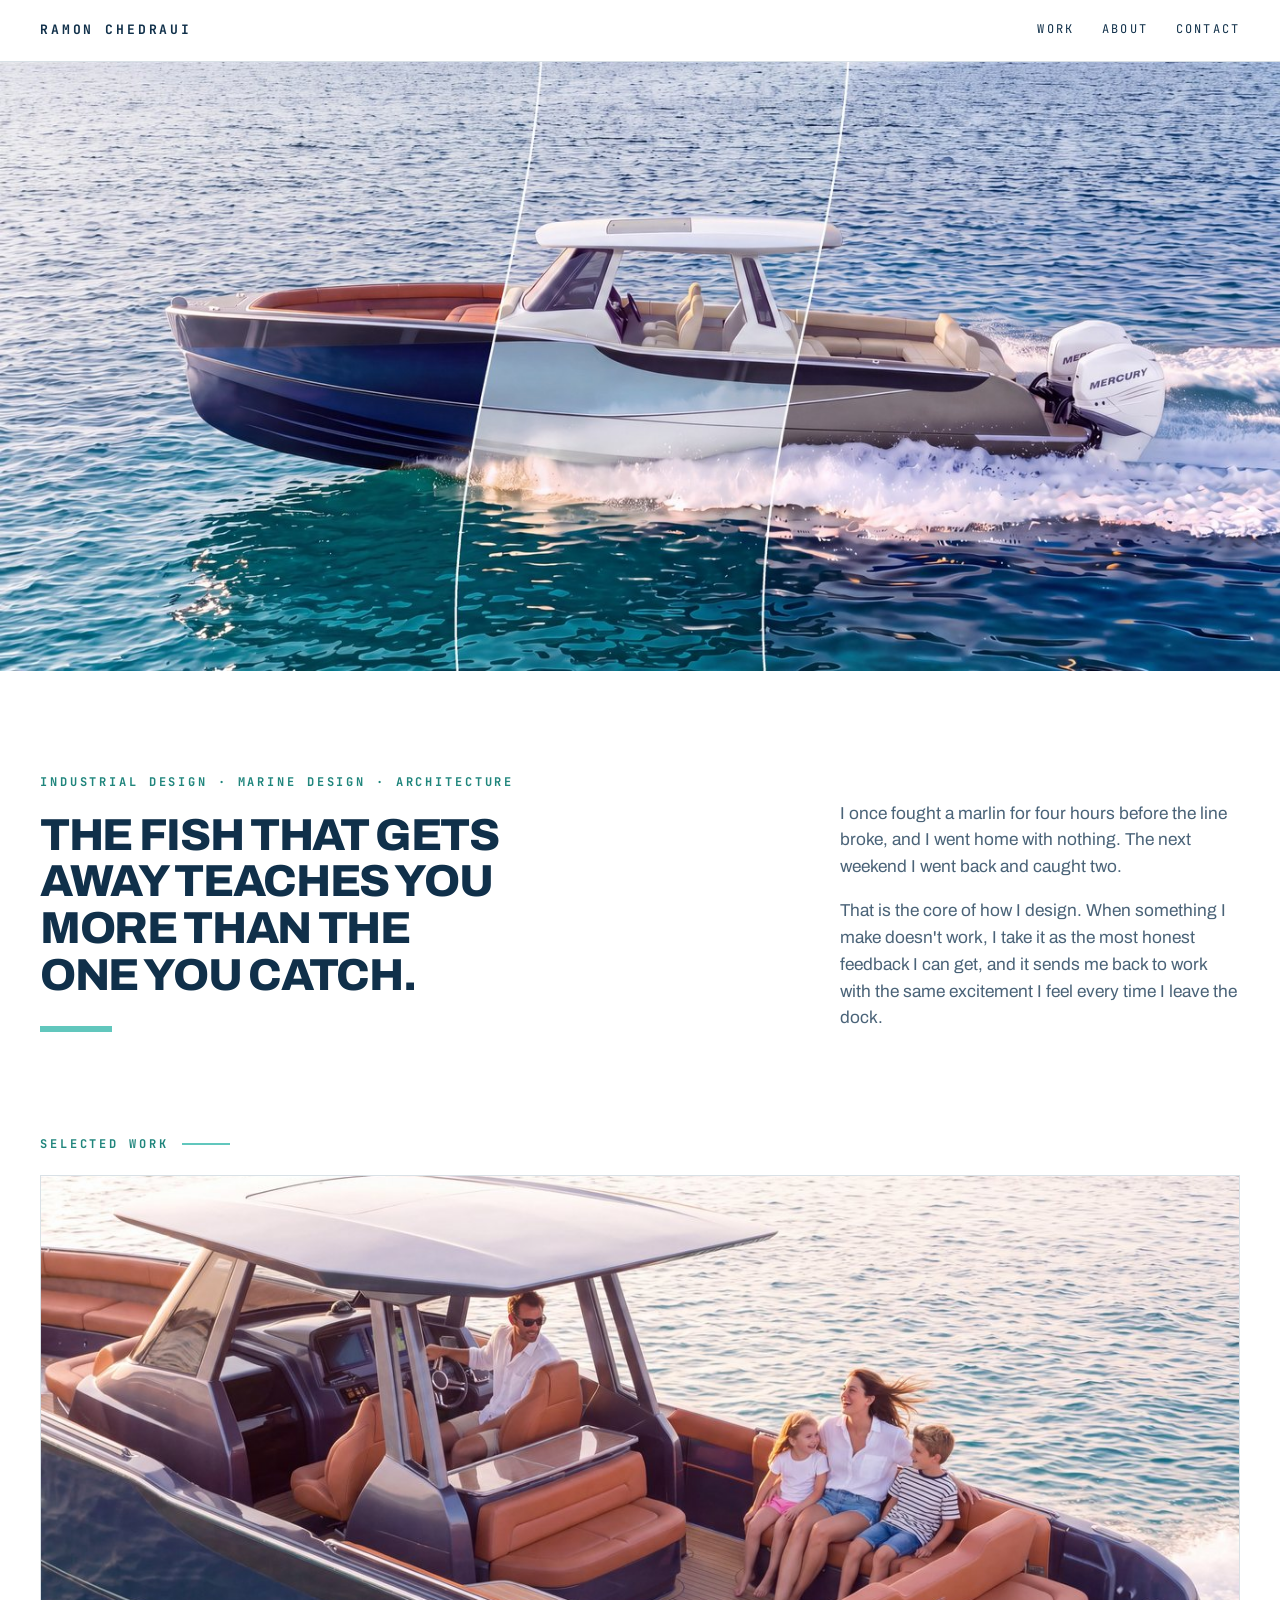
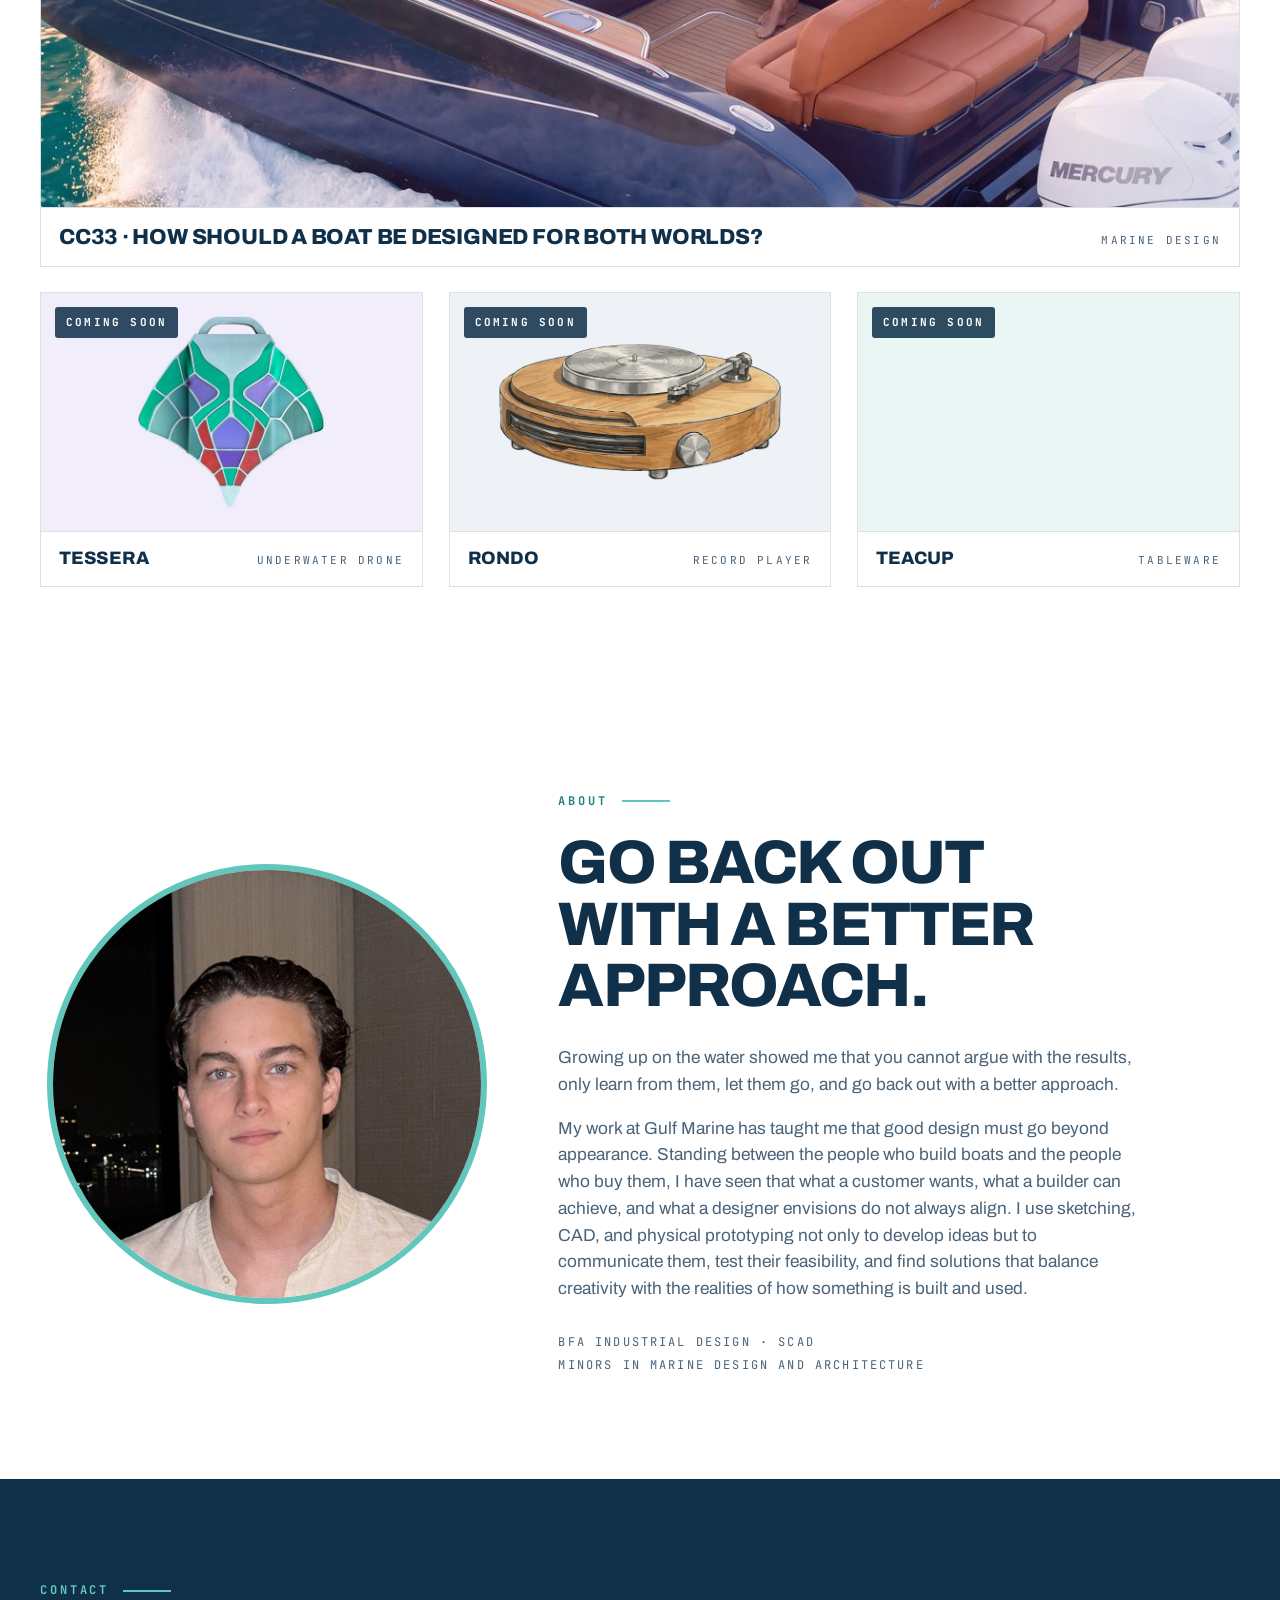
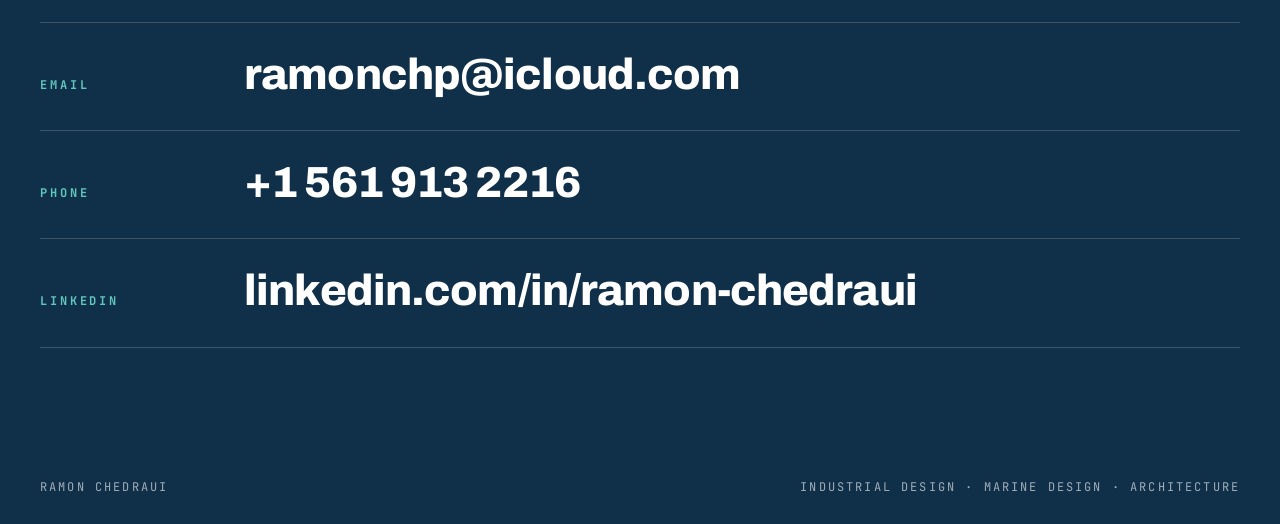
<file: index.html>
<!doctype html>
<html lang="en">
<head>
<meta charset="utf-8">
<meta name="viewport" content="width=device-width, initial-scale=1, viewport-fit=cover">
<title>Ramon Chedraui &middot; Industrial and marine design</title>
<meta name="description" content="Portfolio of Ramon Chedraui, industrial designer. Boats and the things people use on them, from first sketch to prototype.">
<meta property="og:title" content="Ramon Chedraui &middot; Industrial and marine design">
<meta property="og:description" content="Portfolio of Ramon Chedraui, industrial designer. Boats and the things people use on them, from first sketch to prototype.">
<meta property="og:image" content="https://ramonchedraui.com/home_hero_s.jpg">
<meta property="og:type" content="website">
<meta name="theme-color" content="#10304A">
<link rel="preconnect" href="https://fonts.googleapis.com"><link rel="preconnect" href="https://fonts.gstatic.com" crossorigin><link rel="stylesheet" href="https://fonts.googleapis.com/css2?family=Archivo:wght@400;500;800;900&family=JetBrains+Mono:wght@400;700&display=swap">
<link rel="stylesheet" href="style.css">
</head>
<body>
<header class="nav wrap"><div class="inner">
  <a class="brand" href="index.html">Ramon Chedraui</a>
  <nav class="menu" aria-label="Main"><a href="index.html#work">Work</a><a href="index.html#about">About</a><a href="index.html#contact">Contact</a></nav>
</div></header>

<section class="hero" aria-label="CC33 center console in three color schemes">
  <img src="home_hero.jpg" srcset="home_hero_s.jpg 1400w, home_hero.jpg 2880w" sizes="100vw" width="2880" height="1371" alt="The CC33 running at speed, shown in three color schemes side by side: navy, light blue and grey" fetchpriority="high">
</section>

<section class="intro wrap sec"><div class="inner">
  <div>
    <p class="eyebrow">Industrial design &middot; Marine design &middot; Architecture</p>
    <h1 class="q m">The fish that gets away teaches you more than the one you catch.</h1>
    <div class="rule"></div>
  </div>
  <div class="say">
    <p class="lede">I once fought a marlin for four hours before the line broke, and I went home with nothing. The next weekend I went back and caught two.</p>
    <p class="lede">That is the core of how I design. When something I make doesn't work, I take it as the most honest feedback I can get, and it sends me back to work with the same excitement I feel every time I leave the dock.</p>
  </div>
</div></section>

<section id="work" class="wrap sec" style="padding-top:0"><div class="inner">
  <p class="chapter">Selected work</p>
  <div class="work">
    <a class="tile wide" href="cc33.html">
      <div class="pic"><img src="cc33_answer.jpg" srcset="cc33_answer_s.jpg 1280w, cc33_answer.jpg 2560w" sizes="(min-width:1520px) 1480px, 100vw" width="2560" height="1717" alt="CC33 center console under way with a driver at the helm and a family on the aft seat" loading="lazy" decoding="async"></div>
      <div class="info"><b>CC33 &middot; How should a boat be designed for both worlds?</b><span>Marine design</span></div>
    </a>
    <div class="tile">
      <div class="pic"><span class="soon">Coming soon</span><img src="home_tessera.jpg" width="1600" height="1000" alt="Tessera, a reef drone shaped like a manta ray, seen from the front" loading="lazy" decoding="async"></div>
      <div class="info"><b>Tessera</b><span>Underwater drone</span></div>
    </div>
    <div class="tile">
      <div class="pic"><span class="soon">Coming soon</span><img src="home_rondo.jpg" width="1600" height="1000" alt="Rondo, a round record player in maple and aluminum" loading="lazy" decoding="async"></div>
      <div class="info"><b>Rondo</b><span>Record player</span></div>
    </div>
    <div class="tile empty">
      <div class="pic"><span class="soon">Coming soon</span></div>
      <div class="info"><b>Teacup</b><span>Tableware</span></div>
    </div>
  </div>
</div></section>

<section id="about" class="about wrap sec"><div class="inner">
  <div class="portrait"><img src="about_ramon.jpg" width="1100" height="1100" alt="Portrait of Ramon Chedraui" loading="lazy" decoding="async"></div>
  <div>
    <p class="chapter">About</p>
    <h2 class="q l">Go back out with a better approach.</h2>
    <p class="lede">Growing up on the water showed me that you cannot argue with the results, only learn from them, let them go, and go back out with a better approach.</p>
    <p class="lede">My work at Gulf Marine has taught me that good design must go beyond appearance. Standing between the people who build boats and the people who buy them, I have seen that what a customer wants, what a builder can achieve, and what a designer envisions do not always align. I use sketching, CAD, and physical prototyping not only to develop ideas but to communicate them, test their feasibility, and find solutions that balance creativity with the realities of how something is built and used.</p>
    <p class="facts">BFA Industrial Design &middot; SCAD<br>Minors in Marine Design and Architecture</p>
  </div>
</div></section>

<section id="contact" class="contact wrap sec"><div class="inner">
  <p class="chapter">Contact</p>
  <ul class="ways">
    <li><span>Email</span><a href="mailto:ramonchp@icloud.com">ramonchp@icloud.com</a></li>
    <li><span>Phone</span><a href="tel:+15619132216">+1 561 913 2216</a></li>
    <li><span>LinkedIn</span><a href="https://www.linkedin.com/in/ramon-chedraui/" target="_blank" rel="noopener">linkedin.com/in/ramon-chedraui</a></li>
  </ul>
</div></section>
<footer class="wrap"><div class="inner">
  <span>Ramon Chedraui</span>
  <span>Industrial design &middot; Marine design &middot; Architecture</span>
</div></footer>
</body>
</html>
</file>
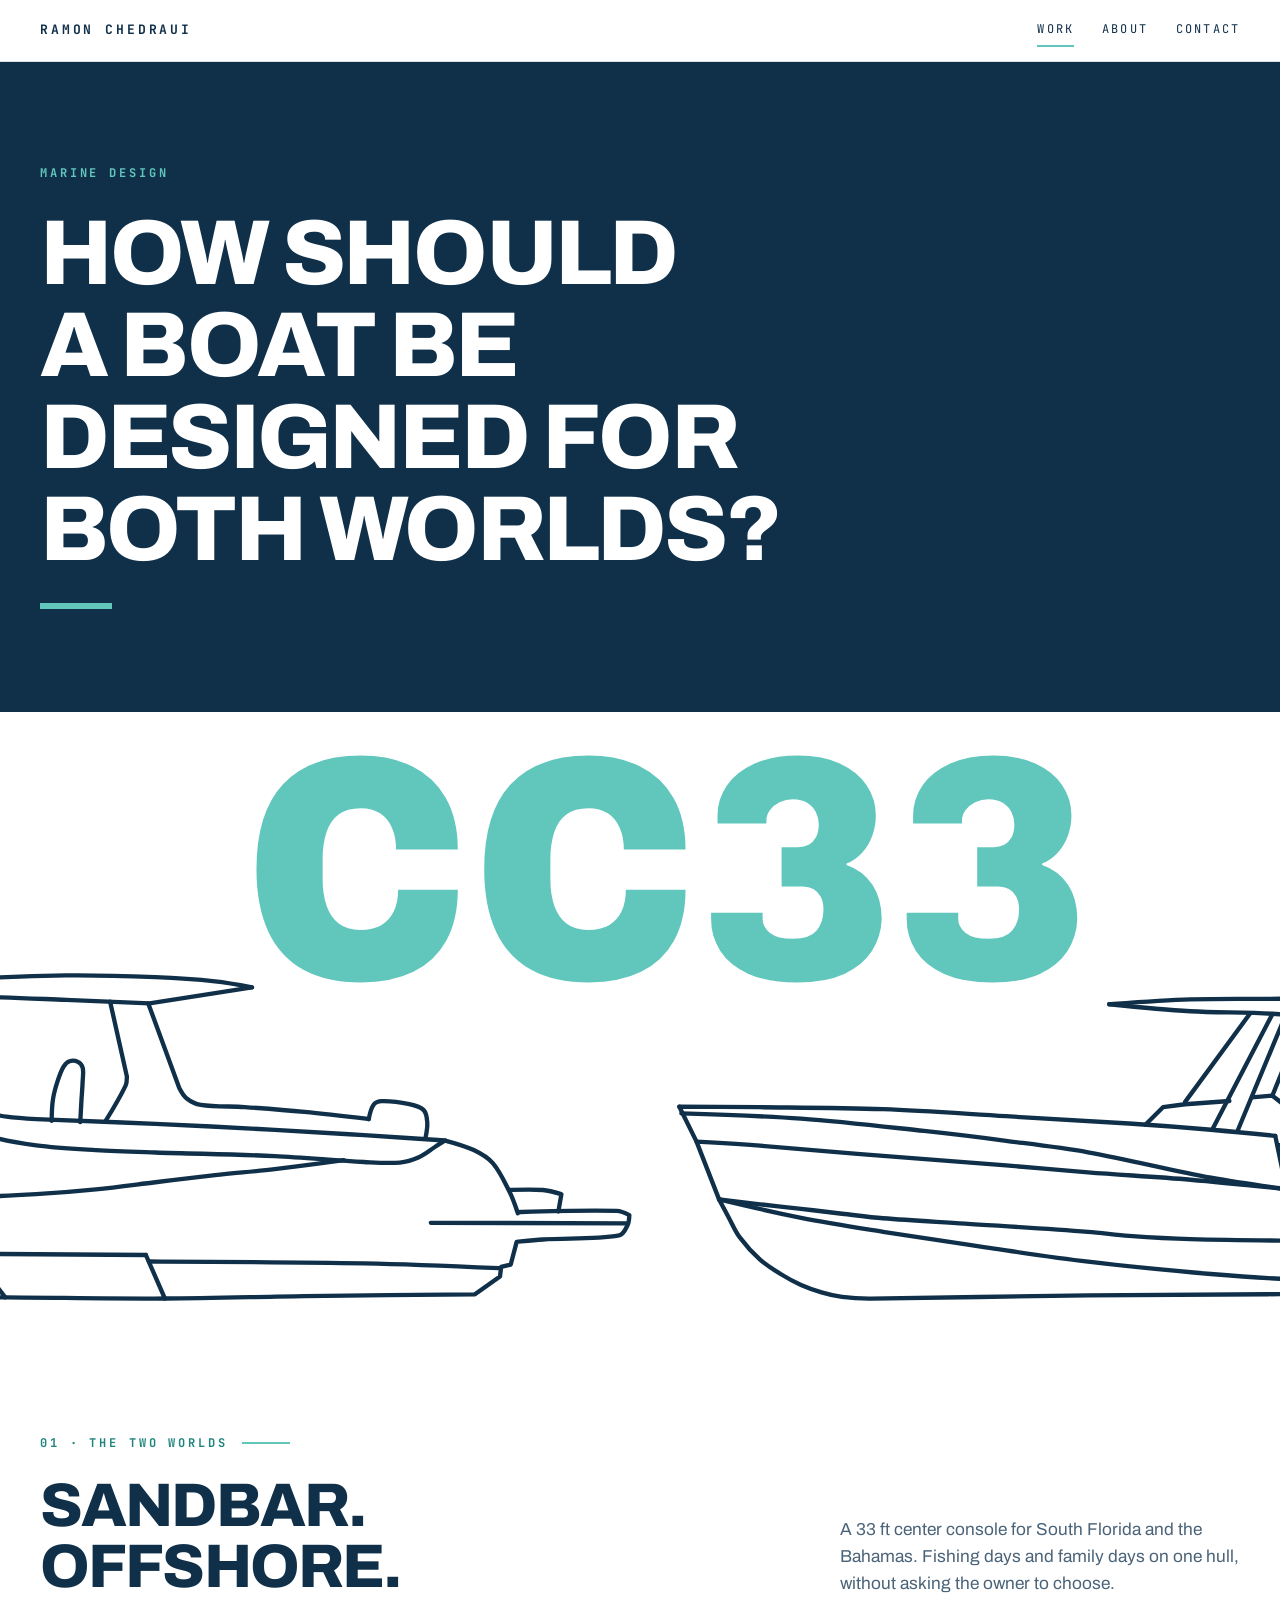
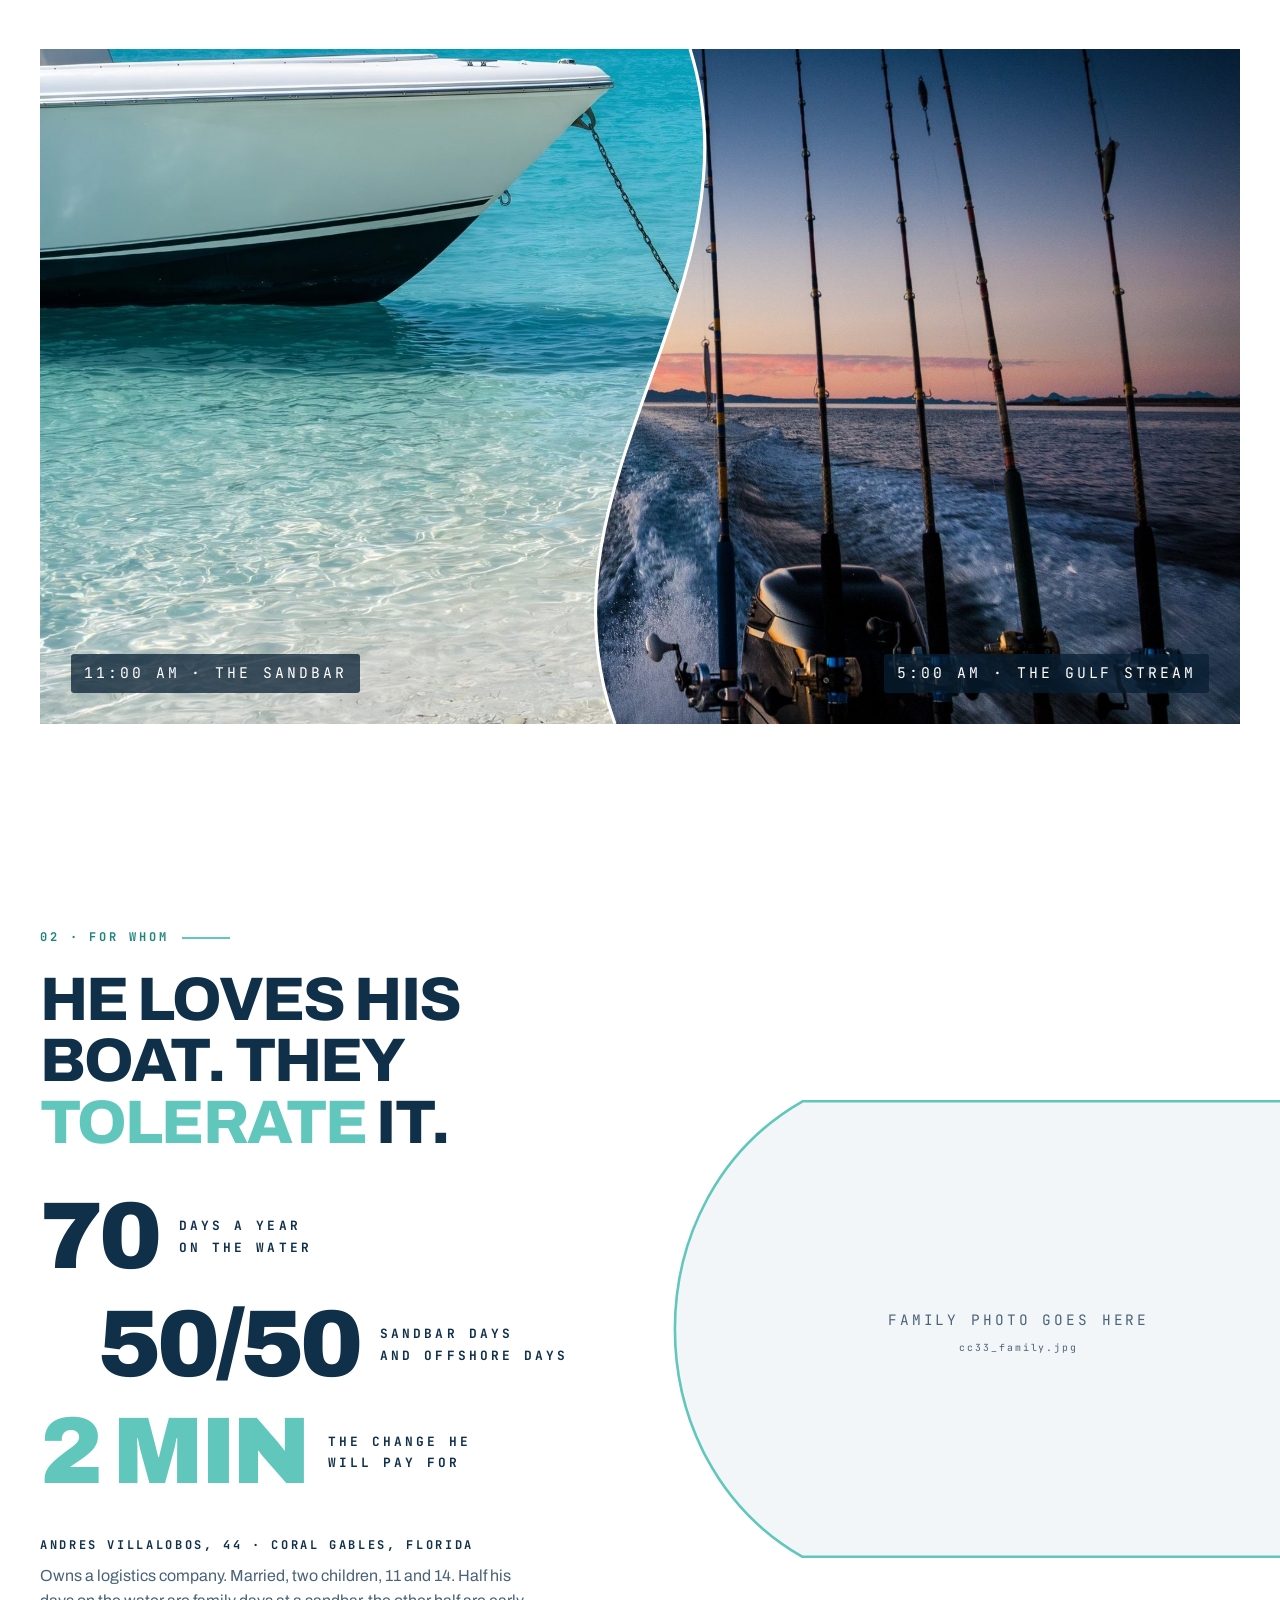
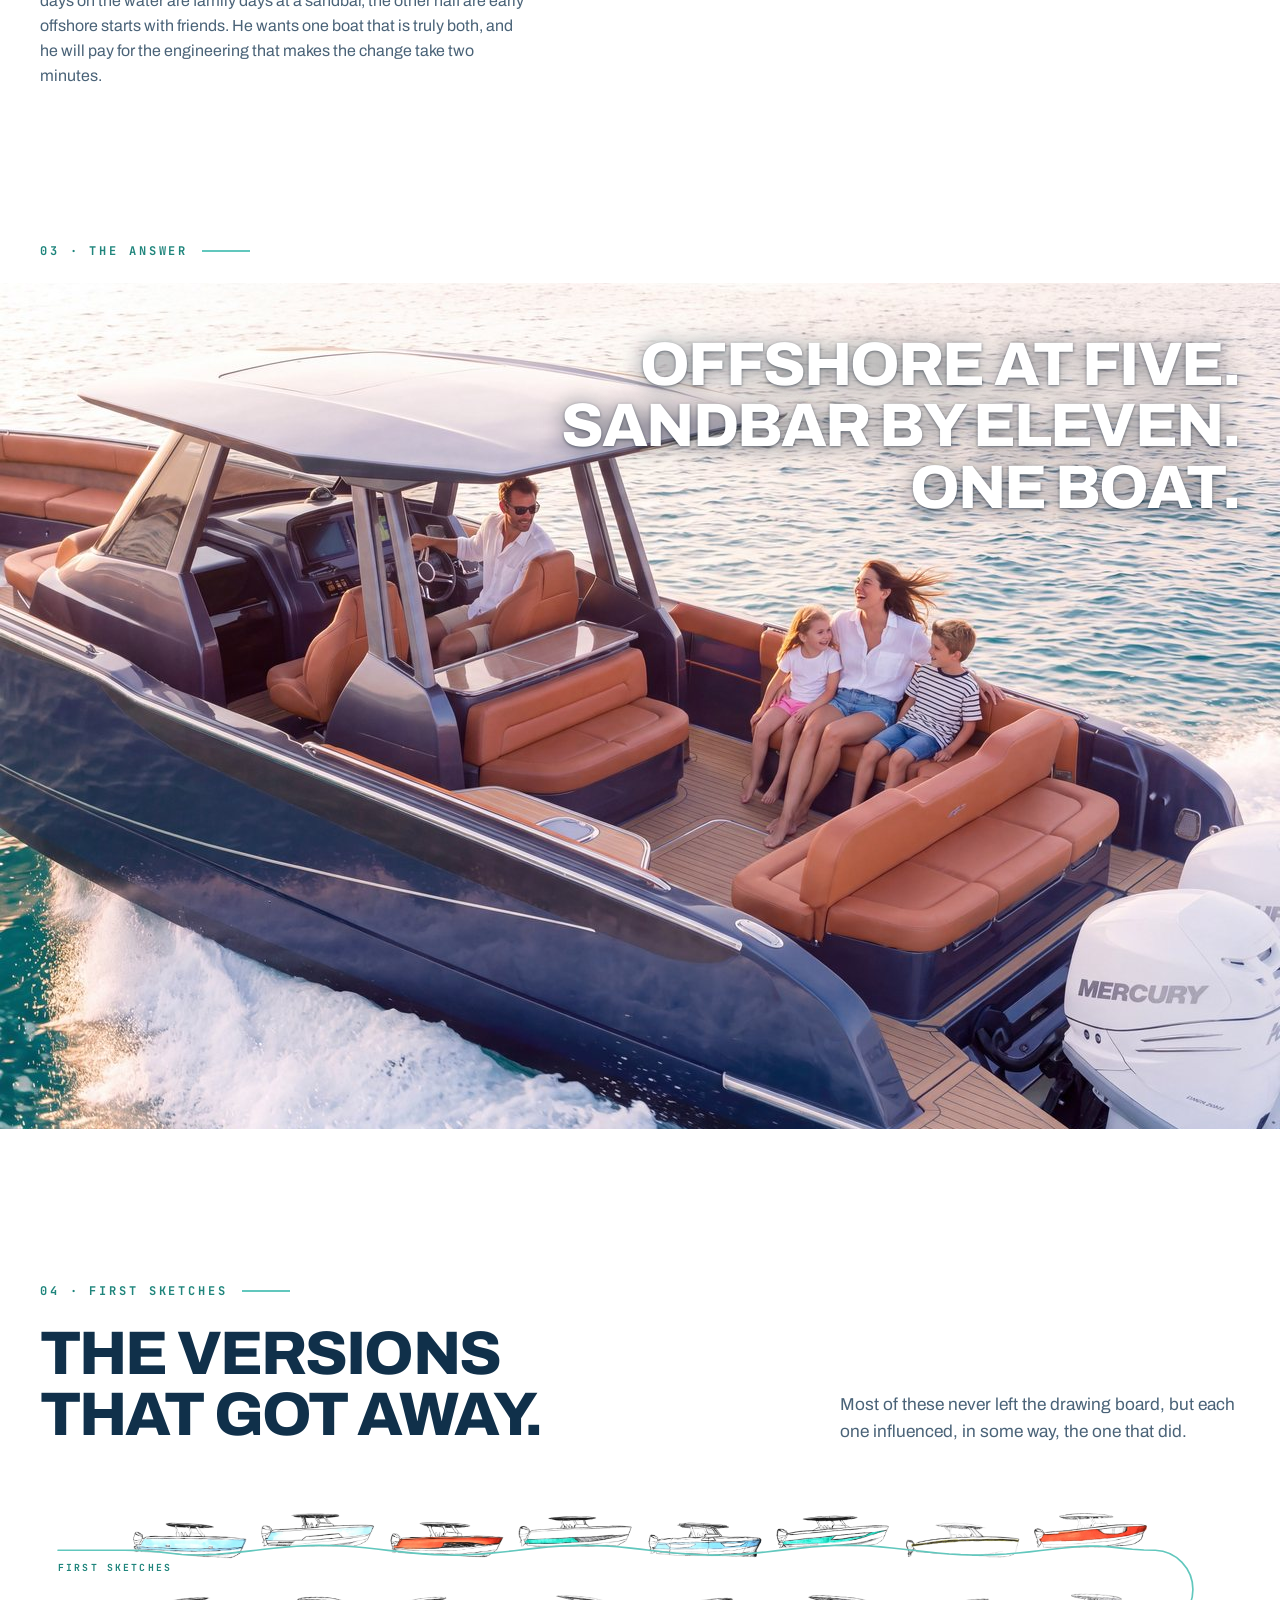
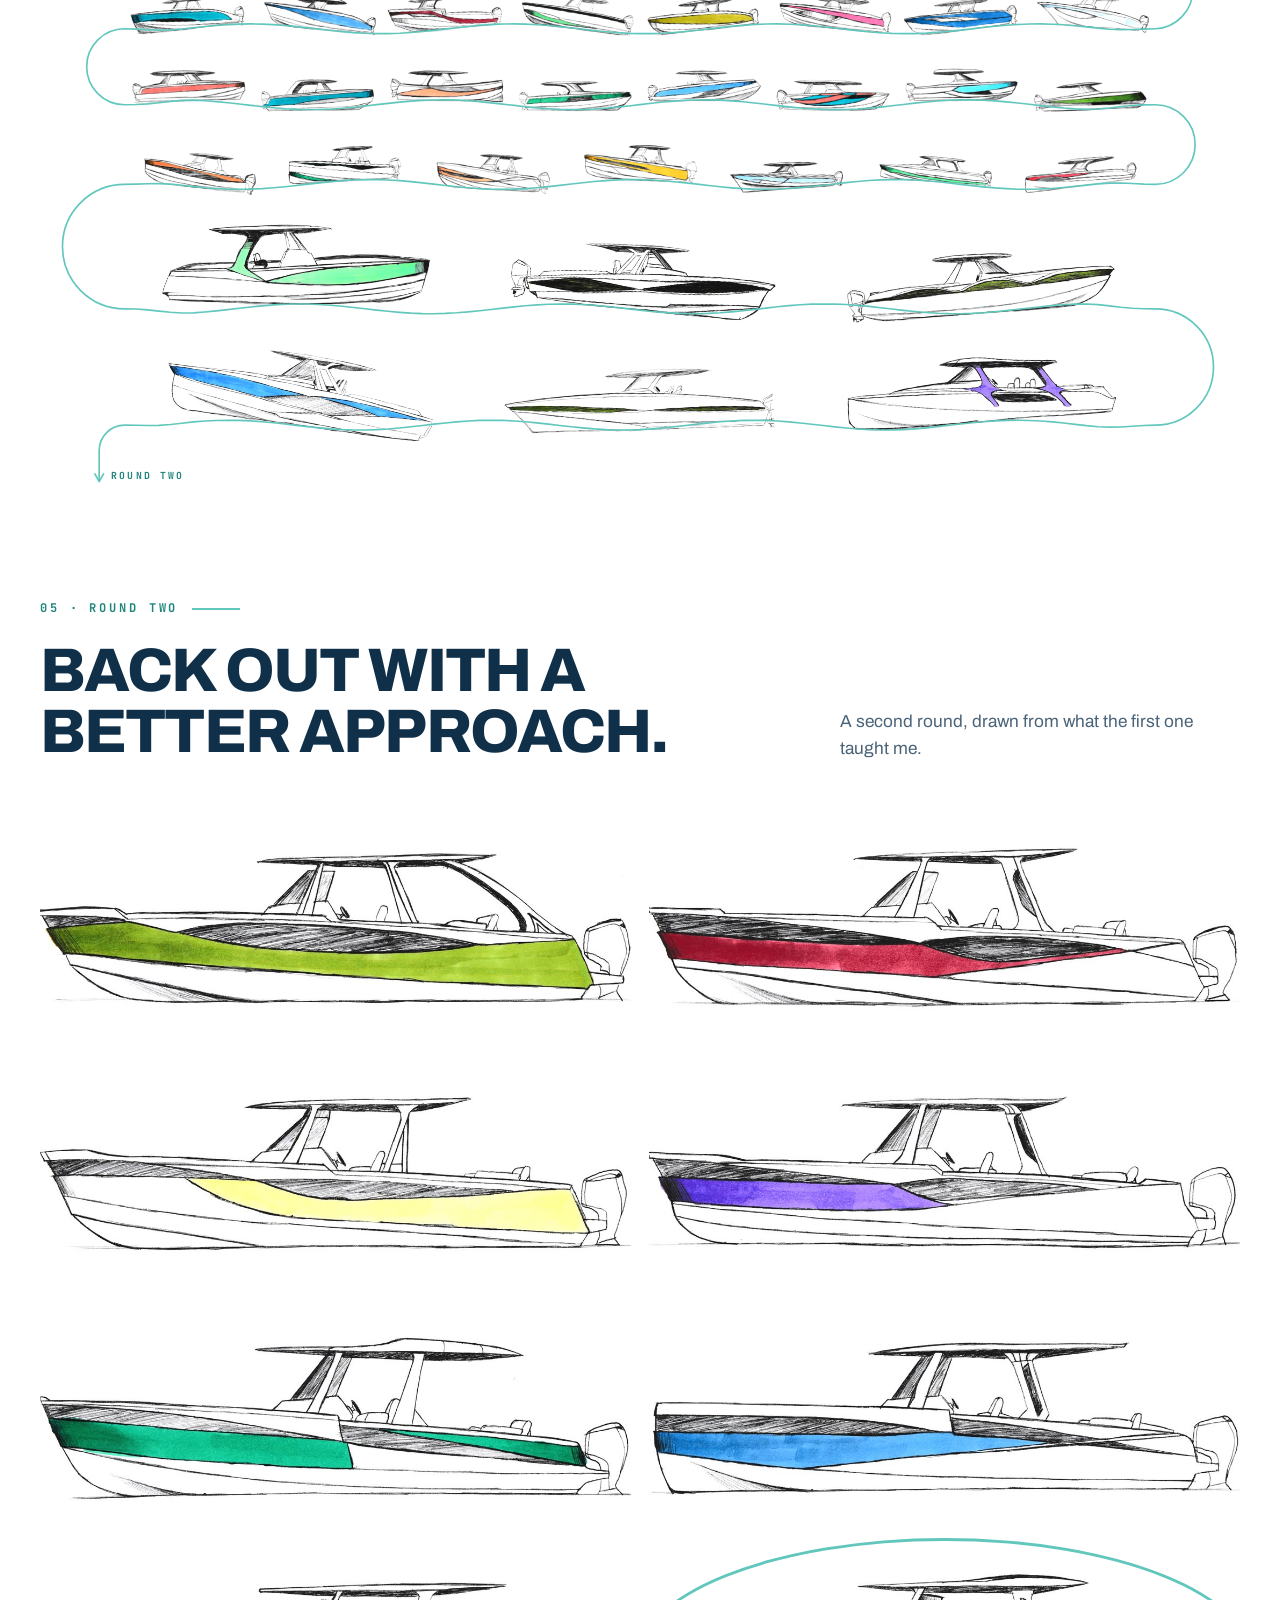
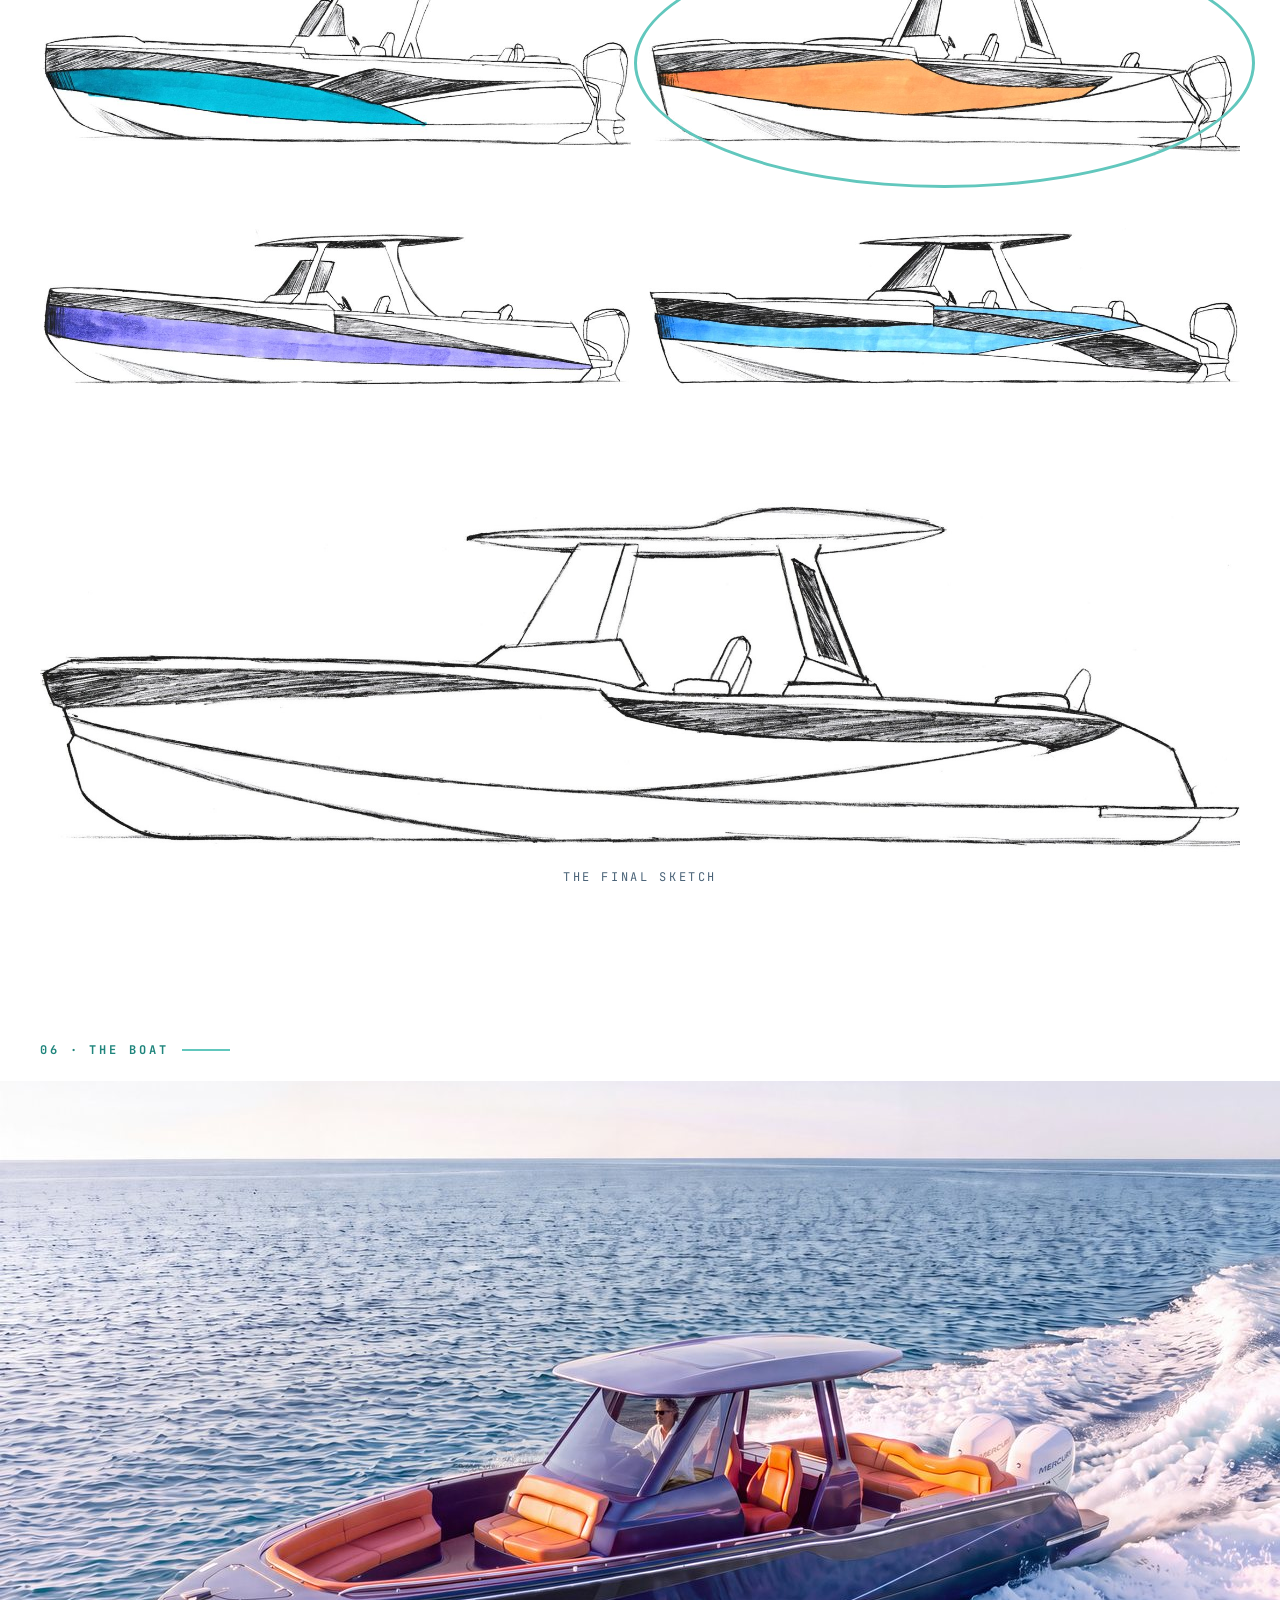
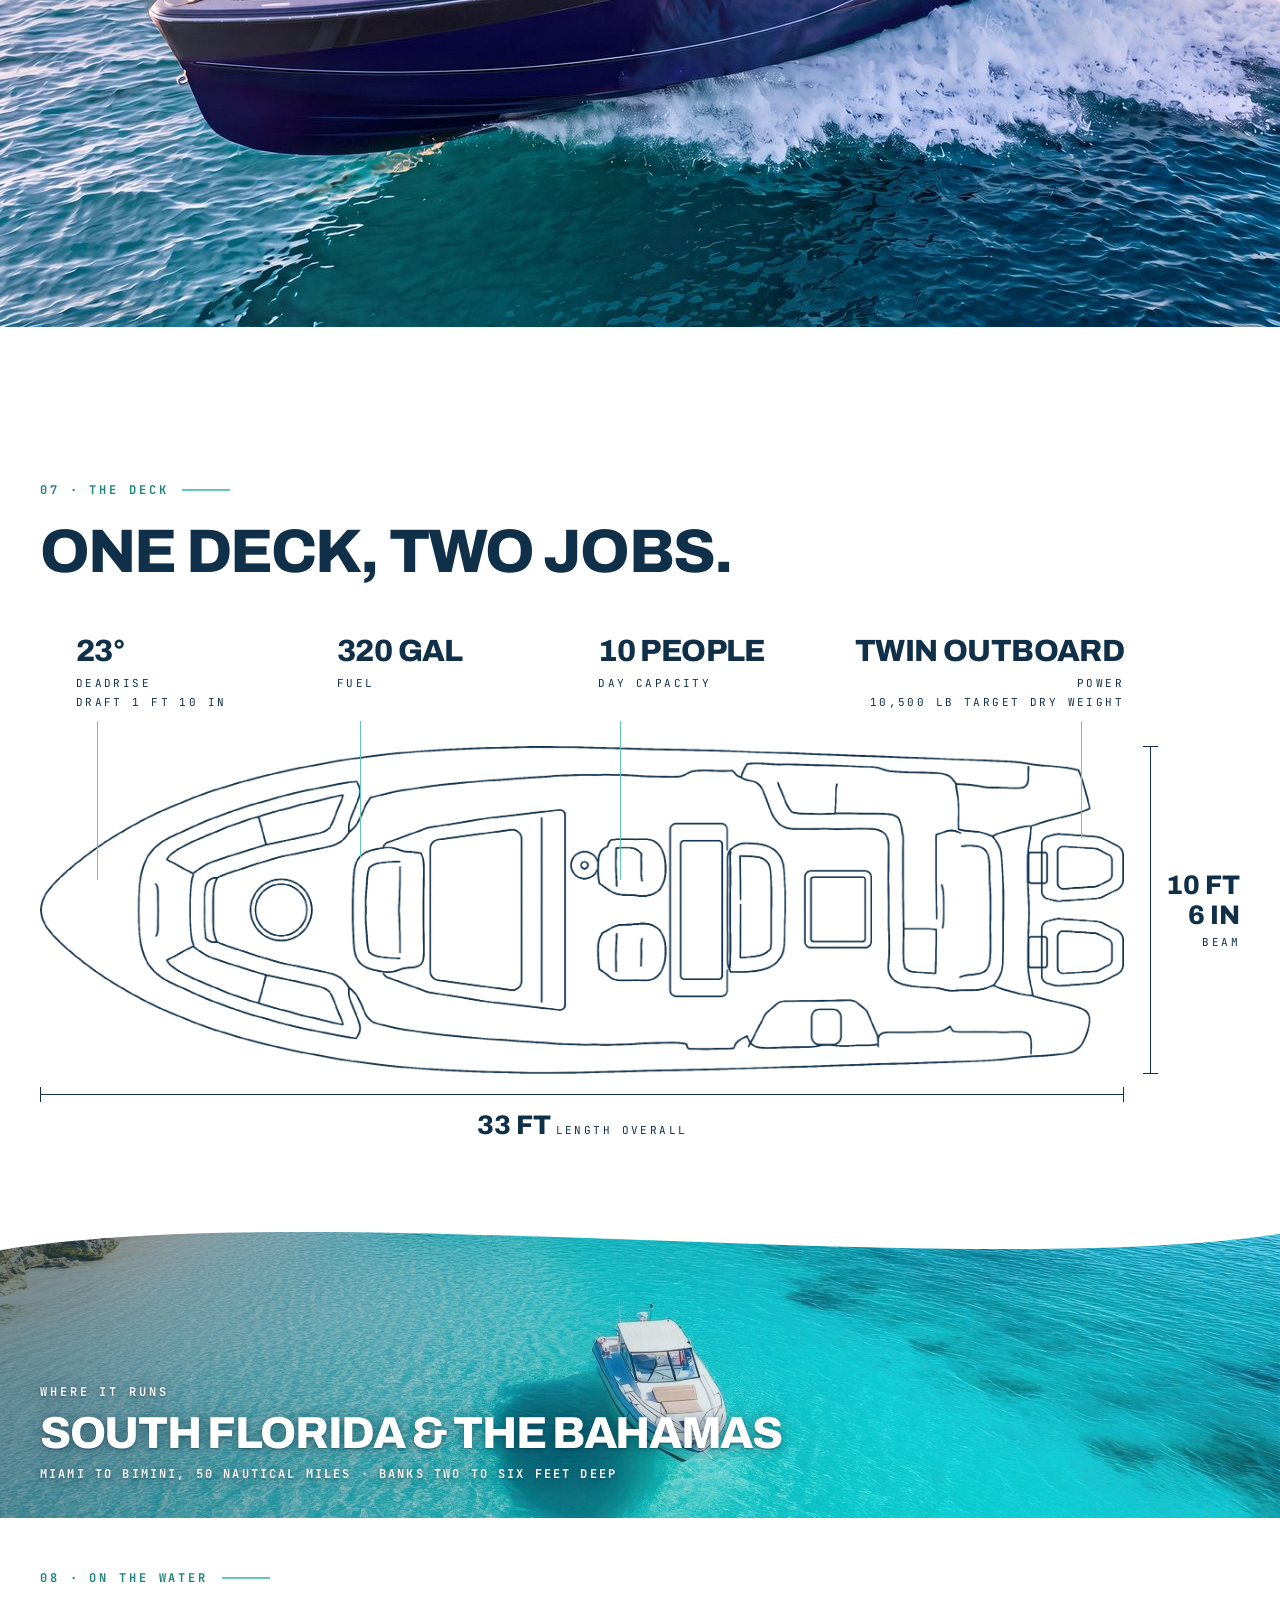
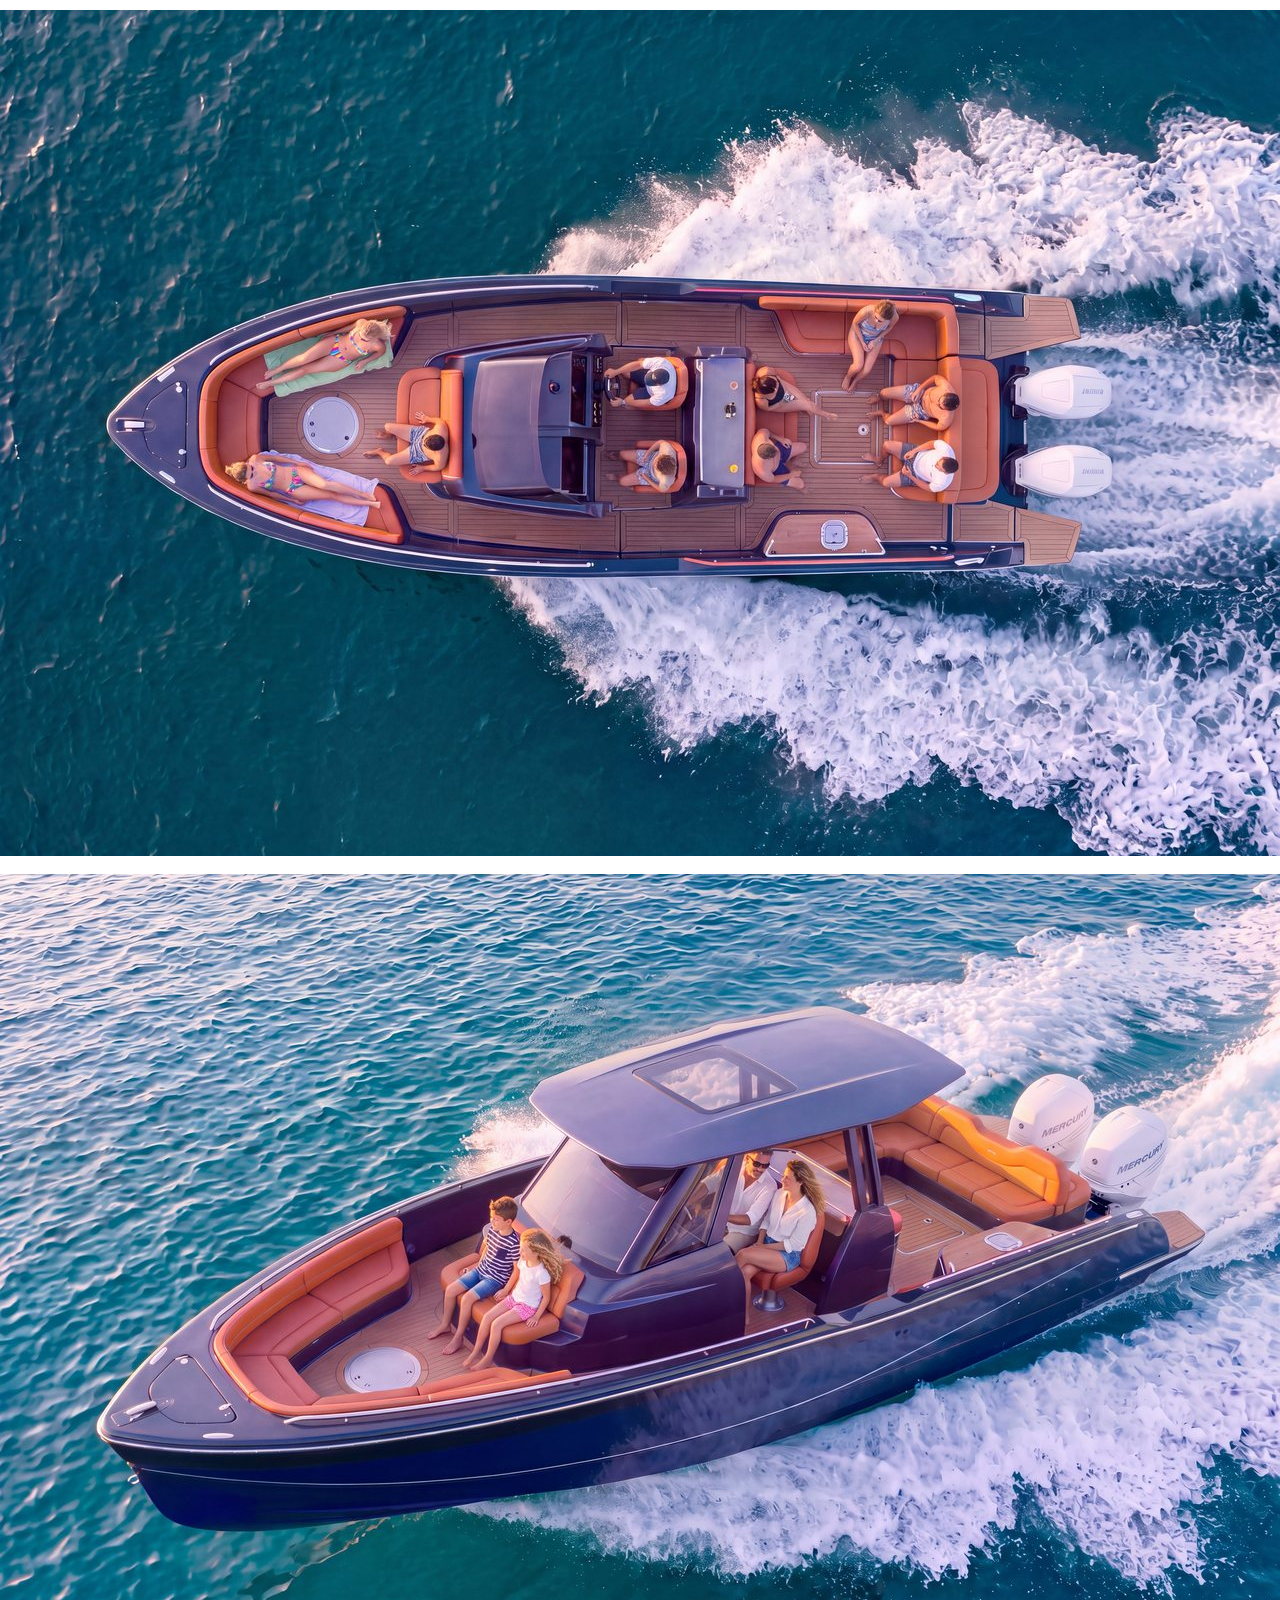
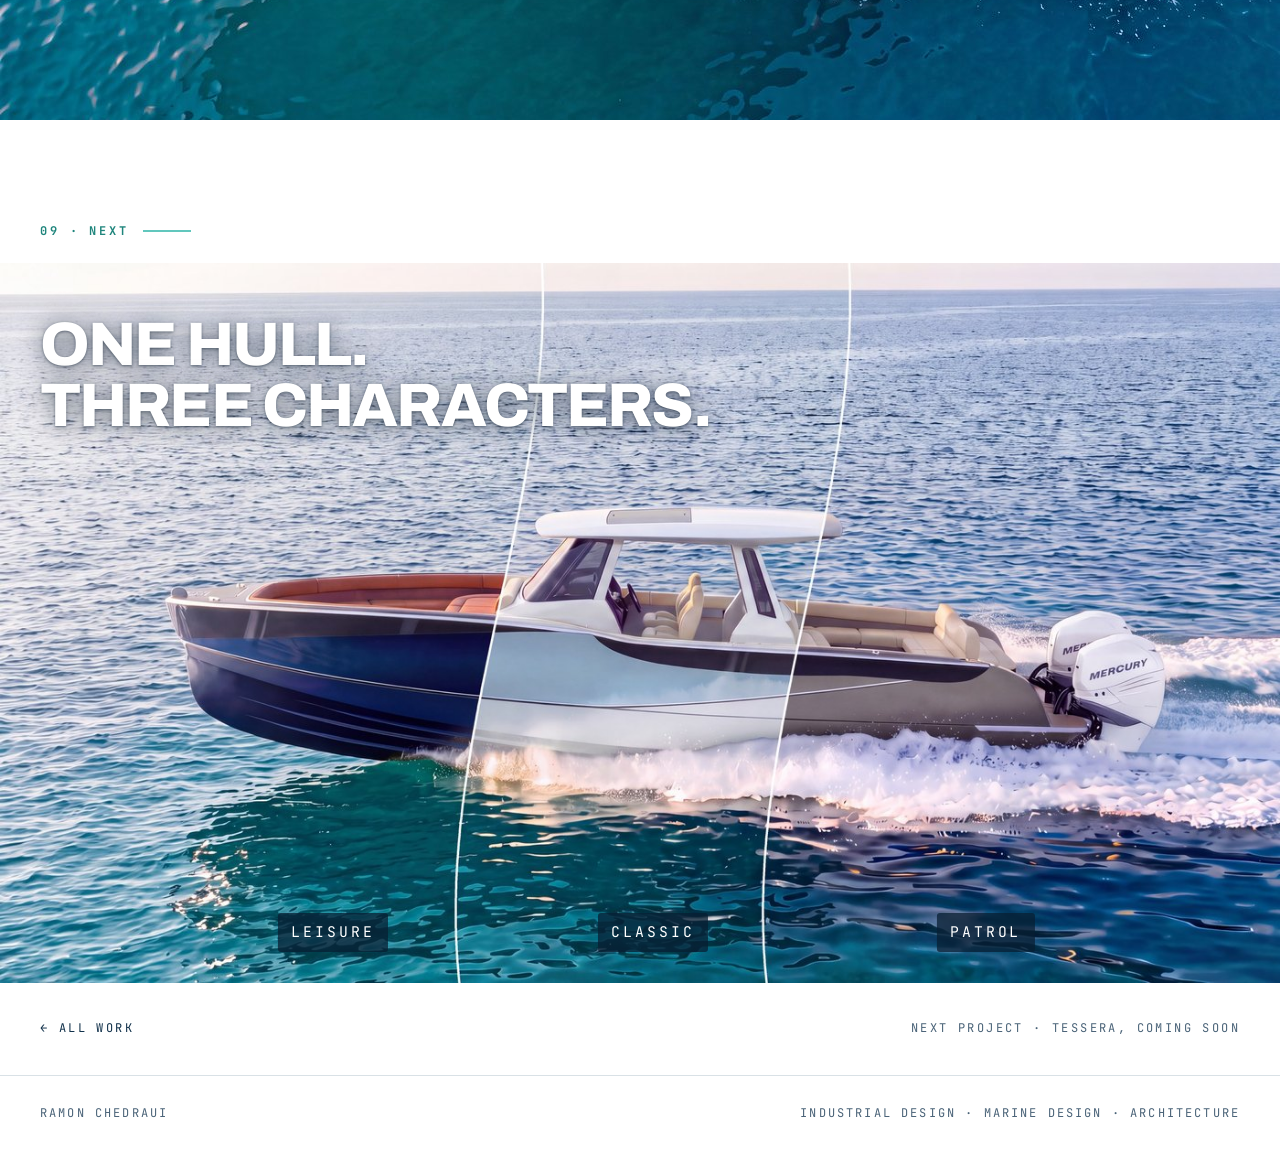
<file: cc33.html>
<!doctype html>
<html lang="en">
<head>
<meta charset="utf-8">
<meta name="viewport" content="width=device-width, initial-scale=1, viewport-fit=cover">
<title>CC33 &middot; Ramon Chedraui</title>
<meta name="description" content="CC33, a 33 ft center console designed for both worlds: offshore fishing at five, the sandbar by eleven.">
<meta property="og:title" content="CC33 &middot; Ramon Chedraui">
<meta property="og:description" content="CC33, a 33 ft center console designed for both worlds: offshore fishing at five, the sandbar by eleven.">
<meta property="og:image" content="https://ramonchedraui.com/cc33_answer_s.jpg">
<meta property="og:type" content="website">
<meta name="theme-color" content="#10304A">
<link rel="preconnect" href="https://fonts.googleapis.com"><link rel="preconnect" href="https://fonts.gstatic.com" crossorigin><link rel="stylesheet" href="https://fonts.googleapis.com/css2?family=Archivo:wght@400;500;800;900&family=JetBrains+Mono:wght@400;700&display=swap">
<link rel="stylesheet" href="style.css">
</head>
<body>
<header class="nav wrap"><div class="inner">
  <a class="brand" href="index.html">Ramon Chedraui</a>
  <nav class="menu" aria-label="Main"><a href="index.html#work" aria-current="page">Work</a><a href="index.html#about">About</a><a href="index.html#contact">Contact</a></nav>
</div></header>

<section class="opener wrap"><div class="inner">
  <p class="eyebrow">Marine design</p>
  <h1 class="q xl">How should a boat be designed for both worlds?</h1>
  <div class="rule"></div>
</div></section>

<section class="titleblock" aria-label="CC33">
  <svg viewBox="0 96 1920 930" role="img" aria-label="CC33 in large turquoise letters above two navy line drawings of the boat">
    <text x="365" y="496" font-size="478" textLength="1270" lengthAdjust="spacingAndGlyphs" fill="#61C7BD">CC33</text>
    <g fill="none" stroke="#10304A" stroke-width="6.5" stroke-linecap="round" stroke-linejoin="round"><path d="M776.8 846.1C826.2 844.6 875.8 843.0 925.2 844.3C931.8 844.5 937.9 847.5 944.0 850.6C943.8 855.9 943.6 861.2 941.3 865.8C938.4 871.7 935.2 879.9 928.8 881.0C891.2 887.3 852.4 884.8 814.3 887.2C801.2 888.1 788.1 889.5 775.0 890.8C775.0 890.8 766.1 924.8 766.1 924.8C766.1 924.8 751.7 928.4 751.7 928.4C751.7 928.4 750.0 942.7 750.0 942.7C750.0 942.7 712.4 969.5 712.4 969.5C627.2 970.3 541.9 971.0 456.7 972.2C386.9 973.2 317.2 975.5 247.4 975.8C168.1 976.1 88.9 974.5 9.6 974.0C-79.9 973.4 -169.3 973.3 -258.7 972.2C-288.5 971.8 -318.3 970.9 -348.1 969.5C-378.0 968.2 -407.8 966.6 -437.5 964.2C-467.4 961.7 -497.3 959.1 -527.0 955.2C-556.9 951.3 -586.8 946.8 -616.4 940.9C-646.4 934.9 -676.6 928.6 -705.8 919.4C-724.4 913.6 -742.4 905.6 -759.4 896.2C-772.3 889.1 -784.0 879.9 -795.2 870.3C-801.5 864.9 -806.8 858.4 -811.3 851.5C-817.6 841.9 -822.3 831.4 -827.4 821.1C-834.8 806.3 -841.8 791.3 -848.9 776.4C-848.9 776.4 -843.5 765.6 -843.5 765.6C-843.5 765.6 -856.9 734.3 -856.9 734.3C-856.9 734.3 -866.8 727.2 -866.8 727.2C-866.8 727.2 -890.0 675.3 -890.0 675.3C-873.4 671.2 -856.7 667.0 -839.9 663.7C-825.1 660.7 -810.1 658.4 -795.2 656.5C-772.6 653.7 -750.0 651.4 -727.3 649.4C-690.3 646.3 -653.4 643.5 -616.4 641.3C-586.6 639.6 -556.7 638.7 -527.0 637.8C-497.2 636.9 -467.3 636.2 -437.5 636.0C-407.8 635.7 -377.9 636.0 -348.1 636.0C-318.3 636.0 -288.5 636.9 -258.7 636.0C-249.7 635.7 -240.9 632.4 -231.9 632.4C-227.0 632.4 -222.3 634.2 -217.6 636.0C-217.6 636.0 -215.8 644.0 -215.8 644.0"/><path d="M-890.0 675.3C-858.4 671.7 -826.9 668.1 -795.2 665.5C-765.4 663.1 -735.7 661.3 -705.8 660.1C-676.0 659.0 -646.2 658.6 -616.4 658.3C-586.6 658.1 -556.7 658.2 -527.0 658.3C-497.2 658.5 -467.3 658.9 -437.5 659.2C-392.8 659.8 -348.1 660.3 -303.4 661.0C-273.6 661.5 -243.8 661.6 -214.0 662.8C-198.4 663.4 -182.9 664.4 -167.5 666.4C-153.1 668.3 -138.9 671.5 -124.6 674.4C-109.6 677.5 -94.8 681.0 -79.9 684.3C-64.9 687.6 -50.1 691.0 -35.1 694.1C-20.3 697.2 -5.5 700.9 9.6 703.0C24.4 705.1 39.3 705.9 54.3 706.6C113.8 709.5 173.5 711.1 233.1 713.8C292.8 716.5 352.3 719.5 412.0 722.7C456.7 725.1 501.4 728.0 546.1 730.8C586.6 733.4 627.2 736.0 667.7 738.8C682.4 742.7 697.0 746.7 710.6 753.1C721.1 758.1 731.7 764.0 739.2 772.8C750.0 785.4 756.8 800.9 764.3 815.7C769.5 826.0 773.1 837.0 776.8 847.9"/><path d="M-866.8 727.2C-783.3 720.7 -699.9 714.1 -616.4 708.4C-556.8 704.3 -497.2 700.6 -437.5 697.7C-378.0 694.7 -318.3 692.7 -258.7 690.5C-228.9 689.5 -199.1 688.9 -169.3 687.8C-139.8 686.8 -110.3 685.5 -80.8 684.3"/><path d="M-80.8 684.3C-72.0 693.5 -63.1 702.6 -53.0 710.2C-41.9 718.5 -30.5 727.3 -17.3 731.7C5.8 739.3 30.1 742.7 54.3 746.0C83.9 749.9 113.8 751.3 143.7 753.1C173.5 754.9 203.3 755.7 233.1 756.7C292.8 758.7 352.4 759.4 412.0 762.1C456.8 764.1 501.4 768.7 546.1 771.0C564.0 771.9 581.9 773.4 599.7 771.9C609.6 771.0 619.3 767.9 628.3 763.9C637.4 759.7 645.0 753.1 653.4 747.8C658.1 744.7 663.0 741.8 667.7 738.8"/><path d="M-856.0 735.2C-835.7 739.2 -815.5 743.1 -795.2 746.9C-765.4 752.3 -735.7 757.9 -705.8 763.0C-676.0 768.1 -646.2 773.0 -616.4 777.3C-586.6 781.6 -556.8 785.1 -527.0 788.9C-497.2 792.6 -467.4 796.7 -437.5 799.6C-407.8 802.6 -377.9 804.5 -348.1 806.8C-318.3 809.0 -288.5 811.2 -258.7 813.0C-214.0 815.9 -169.3 819.1 -124.6 821.1C-94.8 822.4 -64.9 823.1 -35.1 822.9C-5.3 822.6 24.5 821.1 54.3 819.3C84.1 817.5 113.9 815.1 143.7 812.1C173.6 809.2 203.3 805.0 233.1 801.4C262.9 797.8 292.7 794.0 322.5 790.7C352.3 787.4 382.2 785.2 412.0 781.7C446.6 777.7 481.2 773.1 515.7 768.3"/><path d="M-848.9 776.4C-830.9 776.8 -812.9 777.3 -795.2 779.9C-765.2 784.4 -735.5 791.3 -705.8 797.8C-675.8 804.4 -646.2 812.4 -616.4 819.3C-586.6 826.2 -556.9 833.0 -527.0 839.0C-497.3 844.9 -467.5 850.9 -437.5 855.1C-378.1 863.4 -318.4 870.7 -258.7 876.5C-229.0 879.4 -199.1 879.7 -169.3 881.0C-132.9 882.4 -96.6 883.5 -60.2 884.6"/><path d="M-60.2 884.6C-60.2 884.6 7.8 974.0 7.8 974.0"/><path d="M-41.4 908.7C-41.4 908.7 218.8 910.5 218.8 910.5"/><path d="M218.8 910.5C218.8 910.5 247.4 975.8 247.4 975.8"/><path d="M223.3 920.3C330.8 920.7 438.5 921.0 546.1 923.0C613.5 924.3 680.8 927.2 748.2 930.2"/><path d="M764.3 813.0C781.0 812.4 797.7 811.7 814.3 813.0C823.8 813.7 832.9 816.5 842.1 819.3C842.1 819.3 837.6 845.2 837.6 845.2"/><path d="M646.2 862.2C646.2 862.2 941.3 863.1 941.3 863.1"/><path d="M-190.7 516.2C-168.7 513.2 -146.7 510.3 -124.6 507.2C-100.7 504.0 -77.0 499.1 -53.0 497.4C-2.4 493.7 48.3 491.7 99.0 491.1C143.7 490.6 188.4 492.0 233.1 493.8C263.0 495.0 292.8 496.9 322.5 500.1C341.1 502.0 359.6 505.5 378.0 509.0"/><path d="M-190.7 516.2C-183.7 518.7 -176.6 521.2 -169.3 521.5C-121.6 523.6 -73.9 522.2 -26.2 523.3C15.6 524.3 57.2 526.2 99.0 527.8C140.7 529.4 182.4 531.3 224.2 533.1C224.2 533.1 378.0 509.0 378.0 509.0"/><path d="M-117.4 524.2C-117.4 524.2 -215.8 644.0 -215.8 644.0"/><path d="M-79.9 527.8C-79.9 527.8 -162.1 636.0 -162.1 636.0"/><path d="M-215.8 644.0C-215.8 644.0 -79.9 638.7 -79.9 638.7"/><path d="M-45.9 524.2C-45.9 524.2 -79.9 638.7 -79.9 638.7"/><path d="M-26.2 523.3C-26.2 523.3 -56.6 627.9 -56.6 627.9C-56.6 627.9 -24.4 695.9 -24.4 695.9"/><path d="M77.5 709.3C77.6 698.8 77.8 688.4 79.3 678.0C80.7 668.3 83.4 658.8 86.5 649.4C88.9 642.0 91.4 634.5 95.4 627.9C97.5 624.5 100.5 621.1 104.3 619.9C108.3 618.5 113.1 618.9 116.9 620.8C120.3 622.5 123.1 626.1 124.0 629.7C125.6 636.1 124.3 642.9 124.0 649.4C123.7 659.0 122.8 668.4 122.2 678.0C121.6 689.0 121.0 700.1 120.4 711.1"/><path d="M165.2 530.5C165.2 530.5 190.2 642.2 190.2 642.2C190.4 647.2 190.5 652.2 188.4 656.5C179.6 675.1 168.8 692.7 158.0 710.2"/><path d="M222.4 533.1C222.4 533.1 268.9 660.1 268.9 660.1C271.8 665.8 274.7 671.5 279.6 675.3C285.8 680.2 293.3 684.0 301.1 685.2C322.9 688.5 345.2 687.2 367.2 688.7C397.1 690.8 426.9 693.0 456.7 695.9C488.9 699.0 521.0 702.8 553.2 706.6"/><path d="M553.2 706.6C554.6 698.9 555.9 691.2 560.4 685.2C563.1 681.5 568.3 679.9 572.9 679.8C586.7 679.5 600.5 681.4 614.0 684.3C621.6 685.9 630.1 687.7 635.5 693.2C640.1 697.9 640.4 705.5 640.9 712.0C641.4 719.8 639.8 727.5 638.2 735.2"/></g><g fill="none" stroke="#10304A" stroke-width="6.5" stroke-linecap="round" stroke-linejoin="round"><path d="M1019.0 688.1C1059.4 688.2 1099.7 688.3 1140.1 688.8C1201.6 689.5 1263.1 689.6 1324.6 691.8C1386.1 694.1 1447.5 698.7 1509.0 702.3C1570.5 705.8 1632.0 709.3 1693.5 713.3C1734.5 716.0 1775.5 719.1 1816.4 722.6C1848.6 725.3 1880.8 728.5 1912.9 731.8"/><path d="M1019.0 688.1C1019.0 688.1 1044.8 740.4 1044.8 740.4C1044.8 740.4 1078.6 827.1 1078.6 827.1C1083.7 836.7 1088.8 846.4 1094.0 856.0C1099.0 865.3 1103.0 875.2 1109.4 883.6C1118.5 895.8 1128.8 907.3 1140.1 917.5C1149.4 925.8 1160.2 932.4 1170.9 939.0C1180.8 945.1 1191.0 950.8 1201.6 955.6C1211.6 960.1 1221.9 963.6 1232.3 966.6C1242.4 969.6 1252.7 972.1 1263.1 973.4C1277.3 975.2 1291.7 976.0 1306.1 975.9C1414.8 975.1 1523.3 971.9 1632.0 971.0C1816.4 969.4 2000.9 968.9 2185.3 968.5C2335.3 968.2 2485.3 968.7 2635.4 969.1"/><path d="M1022.1 698.0C1082.0 699.8 1141.8 701.6 1201.6 706.0C1263.2 710.5 1324.6 717.8 1386.0 724.4C1427.1 728.8 1468.1 733.8 1509.0 739.2C1550.1 744.5 1591.2 749.1 1632.0 756.4C1693.8 767.5 1754.7 783.0 1816.4 794.5C1853.9 801.4 1891.7 806.6 1929.5 811.7"/><path d="M1044.8 740.4C1076.6 742.2 1108.4 744.1 1140.1 746.5C1201.7 751.3 1263.1 757.0 1324.6 761.9C1386.0 766.8 1447.5 771.1 1509.0 776.1C1550.0 779.3 1591.0 783.3 1632.0 786.5C1683.2 790.5 1734.5 793.2 1785.7 797.6C1833.7 801.6 1881.6 806.7 1929.5 811.7"/><path d="M1078.6 827.1C1099.1 829.6 1119.6 832.1 1140.1 834.5C1160.6 836.8 1181.1 838.9 1201.6 841.2C1222.1 843.6 1242.5 846.3 1263.1 848.6C1283.6 850.9 1304.0 853.7 1324.6 855.4C1365.5 858.6 1406.5 860.7 1447.5 863.4C1509.0 867.4 1570.6 871.0 1632.0 875.7C1652.5 877.2 1672.9 880.3 1693.5 881.8C1724.1 884.0 1754.9 885.9 1785.7 886.7C1843.0 888.3 1900.5 888.8 1957.8 889.2"/><path d="M1912.9 731.8C1912.9 731.8 1929.5 811.7 1929.5 811.7C1929.5 811.7 1944.3 817.2 1944.3 817.2C1944.3 817.2 1957.8 889.2 1957.8 889.2"/><path d="M1078.6 827.1C1119.5 836.9 1160.4 846.6 1201.6 854.8C1242.4 862.8 1283.5 869.1 1324.6 875.7C1375.7 883.8 1427.0 891.5 1478.3 899.0C1529.5 906.5 1580.6 914.5 1632.0 920.5C1693.3 927.8 1754.9 933.7 1816.4 939.0C1857.4 942.5 1898.3 945.4 1939.4 947.0C2021.3 950.1 2103.3 951.9 2185.3 953.1C2267.3 954.4 2349.3 954.0 2431.2 954.4C2500.9 954.7 2570.6 954.8 2640.3 955.0"/><path d="M1957.8 889.2C1992.7 890.9 2027.5 892.6 2062.3 894.1C2113.6 896.3 2164.8 898.8 2216.0 900.2C2308.3 902.8 2400.5 904.7 2492.7 905.8C2573.7 906.8 2654.6 906.6 2735.6 906.4"/><path d="M1916.0 745.3C1923.8 746.5 1931.6 747.8 1939.4 748.4C1980.3 751.3 2021.3 753.2 2062.3 755.8C2103.4 758.3 2144.4 760.9 2185.3 763.8C2227.4 766.6 2269.4 768.9 2311.3 773.0C2364.7 778.1 2417.8 785.8 2471.2 791.4C2498.8 794.4 2526.6 795.6 2554.2 798.8C2579.9 801.8 2605.7 804.7 2631.1 809.9C2636.3 810.9 2640.7 814.1 2645.2 817.2C2650.6 828.3 2656.1 839.4 2659.9 851.1C2663.9 862.9 2666.2 875.1 2668.6 887.3"/><path d="M2043.9 773.0C2091.1 776.1 2138.2 779.1 2185.3 782.2C2246.8 786.3 2308.3 789.6 2369.8 794.5C2410.8 797.8 2451.8 802.2 2492.7 806.8C2544.0 812.5 2595.2 818.8 2646.4 825.2"/><path d="M2043.9 773.0C2091.1 781.5 2138.2 790.0 2185.3 798.8C2226.3 806.4 2267.3 814.5 2308.3 822.2C2369.8 833.6 2431.3 844.3 2492.7 856.0C2533.8 863.8 2574.5 873.3 2615.7 880.6C2633.2 883.7 2650.8 885.5 2668.6 887.3"/><path d="M1929.5 811.7C1963.5 816.7 1997.5 821.7 2031.6 826.5C2062.3 830.8 2093.0 835.4 2123.8 838.8C2154.5 842.1 2185.3 843.9 2216.0 846.8C2246.8 849.6 2277.5 853.3 2308.3 856.0C2359.5 860.5 2410.8 863.7 2462.0 868.3C2503.0 871.9 2543.9 876.8 2584.9 880.6C2612.8 883.2 2640.6 885.2 2668.6 887.3"/><path d="M1663.9 534.4C1704.5 531.4 1745.0 528.3 1785.7 527.1C1836.9 525.5 1888.2 527.1 1939.4 525.8C1964.0 525.2 1988.7 524.3 2013.2 521.5C2029.8 519.6 2046.0 515.3 2062.3 511.7C2076.8 508.5 2090.7 503.1 2105.4 501.2C2123.7 499.0 2142.3 498.6 2160.7 499.4C2189.5 500.6 2218.1 504.2 2246.8 507.4C2287.9 512.0 2328.9 516.5 2369.8 522.8C2394.5 526.6 2419.3 531.0 2443.5 537.5C2455.3 540.7 2466.3 546.2 2477.3 551.6"/><path d="M1663.9 534.4C1704.5 538.5 1745.0 542.5 1785.7 544.9C1826.6 547.2 1867.8 545.9 1908.6 548.6C1960.0 552.0 2011.0 559.9 2062.3 563.3C2103.2 566.0 2144.3 566.4 2185.3 567.0C2226.3 567.6 2267.3 568.4 2308.3 567.0C2339.1 566.0 2369.8 562.4 2400.5 559.6C2426.1 557.3 2451.8 554.5 2477.3 551.6"/><path d="M1874.8 548.6C1874.8 548.6 1777.7 680.8 1777.7 680.8"/><path d="M1908.6 549.2C1908.6 549.2 1818.3 722.6 1818.3 722.6"/><path d="M1928.3 551.0C1928.3 551.0 1855.8 725.6 1855.8 725.6"/><path d="M1956.0 553.5C1956.0 553.5 1908.6 671.5 1908.6 671.5"/><path d="M1718.0 715.2C1718.0 715.2 1744.5 688.8 1744.5 688.8C1744.5 688.8 1777.7 684.4 1777.7 684.4C1777.7 684.4 1844.1 679.5 1844.1 679.5"/><path d="M1877.9 674.0C1877.9 674.0 1908.6 671.5 1908.6 671.5C1920.2 680.3 1931.8 689.1 1940.6 700.4C1948.1 710.0 1952.3 721.7 1956.6 733.0C1958.5 738.1 1958.8 743.5 1959.1 749.0"/><path d="M1968.3 750.2C1969.3 744.4 1970.2 738.6 1973.8 734.2C1977.4 729.9 1983.1 727.2 1988.6 725.6C1998.1 723.0 2008.2 722.4 2018.1 722.0C2028.3 721.5 2038.7 721.0 2048.8 722.6C2053.7 723.3 2058.0 726.0 2062.3 728.7"/><path d="M2066.0 755.8C2063.7 747.2 2061.3 738.7 2061.7 729.9C2062.2 720.5 2065.2 711.2 2068.5 702.3C2071.0 695.6 2073.8 688.7 2078.9 683.8C2082.0 680.9 2087.0 680.6 2091.2 680.8C2094.9 680.9 2098.3 682.7 2101.7 684.4"/><path d="M2142.3 565.8C2142.3 565.8 2075.9 755.2 2075.9 755.2"/><path d="M2174.2 567.0C2174.2 567.0 2139.2 760.1 2139.2 760.1"/><path d="M2311.3 773.6C2311.3 773.6 2319.3 765.6 2319.3 765.6C2319.3 765.6 2347.0 767.4 2347.0 767.4C2347.0 767.4 2352.5 761.3 2352.5 761.3C2352.5 761.3 2434.3 768.1 2434.3 768.1"/><path d="M2434.3 768.1C2434.9 762.5 2435.4 756.9 2438.6 752.7C2441.4 748.9 2446.2 747.5 2450.9 745.9C2450.9 745.9 2492.7 747.8 2492.7 747.8C2496.5 749.7 2500.2 751.6 2500.7 755.2C2502.4 767.6 2500.6 780.1 2498.9 792.7"/><path d="M2674.1 782.2C2685.0 775.1 2695.8 768.1 2707.9 763.8C2723.8 758.1 2740.3 752.0 2757.1 752.7C2766.2 753.1 2776.3 758.7 2780.5 766.8C2786.5 778.8 2784.8 793.4 2784.8 806.8C2784.8 827.3 2783.4 847.9 2780.5 868.3C2777.9 886.0 2774.1 903.6 2768.2 920.5C2765.2 929.0 2759.6 936.1 2754.0 943.3C2754.0 943.3 2776.8 971.0 2776.8 971.0"/><path d="M2674.1 782.2C2669.2 792.2 2664.3 802.1 2662.4 812.9C2660.7 822.7 2662.2 832.6 2663.6 842.5C2673.2 846.0 2682.7 849.4 2691.9 853.5C2701.1 857.6 2710.7 861.3 2719.0 867.0C2724.4 870.9 2729.5 875.8 2732.5 881.8C2735.3 887.4 2735.4 893.8 2735.6 900.2C2735.6 900.2 2735.6 920.5 2735.6 920.5C2715.8 922.3 2696.0 924.2 2677.2 929.8C2667.9 932.5 2659.6 938.4 2652.6 945.1C2645.3 952.0 2640.3 960.9 2635.4 969.7"/><path d="M2668.6 887.3C2675.4 890.2 2682.3 893.1 2689.5 894.7C2697.5 896.6 2705.9 896.8 2714.1 897.8C2721.2 898.7 2728.4 899.4 2735.6 900.2"/></g>
  </svg>
</section>

<section class="wrap sec"><div class="inner">
  <p class="chapter">01 &middot; The two worlds</p>
  <div class="head">
    <h2 class="q l">Sandbar.<br>Offshore.</h2>
    <p class="lede">A 33 ft center console for South Florida and the Bahamas. Fishing days and family days on one hull, without asking the owner to choose.</p>
  </div>
  <div class="worlds">
    <svg viewBox="0 0 1920 1080" role="img" aria-label="Left, a boat anchored in clear shallow water at a sandbar. Right, fishing rods over the wake at dawn offshore.">
      <defs><clipPath id="wr"><path d="M 1040 0 C 1160 380, 780 700, 920 1080 L 1920 1080 L 1920 0 Z"/></clipPath></defs>
      <image href="cc33_sandbar.jpg" x="-20" y="-40" width="2080" height="1161" preserveAspectRatio="xMidYMid slice"/>
      <image href="cc33_offshore.jpg" x="30" y="-125" width="1890" height="1288" preserveAspectRatio="xMidYMid slice" clip-path="url(#wr)"/>
      <path d="M 1040 0 C 1160 380, 780 700, 920 1080" fill="none" stroke="#fff" stroke-width="5"/>
    </svg>
    <span class="pill a">11:00 AM &middot; the sandbar</span><span class="pill b">5:00 AM &middot; the Gulf Stream</span>
  </div>
</div></section>

<section class="wrap sec"><div class="inner">
  <p class="chapter">02 &middot; For whom</p>
  <div class="who">
    <div>
      <h2 class="q l">He loves his boat. They <em>tolerate</em> it.</h2>
      <dl class="stats">
        <div><dt>70</dt><dd>days a year<br>on the water</dd></div>
        <div class="in"><dt>50/50</dt><dd>sandbar days<br>and offshore days</dd></div>
        <div class="hot"><dt>2 min</dt><dd>the change he<br>will pay for</dd></div>
      </dl>
      <p class="persona-h">Andres Villalobos, 44 &middot; Coral Gables, Florida</p>
      <p class="persona">Owns a logistics company. Married, two children, 11 and 14. Half his days on the water are family days at a sandbar, the other half are early offshore starts with friends. He wants one boat that is truly both, and he will pay for the engineering that makes the change take two minutes.</p>
    </div>
    <figure class="bowpic"><svg viewBox="0 0 960 700" role="img" aria-label="Space for the family photo"><path d="M 960 2 L 230 2 C -30 150, -30 550, 230 698 L 960 698 Z" fill="#F3F6F8"/><path d="M 960 2 L 230 2 C -30 150, -30 550, 230 698 L 960 698" fill="none" stroke="#61C7BD" stroke-width="4"/><text x="560" y="344" text-anchor="middle">FAMILY PHOTO GOES HERE</text><text x="560" y="384" text-anchor="middle" style="font-size:15px">cc33_family.jpg</text></svg></figure>
  </div>
</div></section>

<section class="sec tight" style="padding-inline:0">
  <p class="chapter wrap bleed-label">03 &middot; The answer</p>
  <div class="bleed">
    <img src="cc33_answer.jpg" srcset="cc33_answer_s.jpg 1280w, cc33_answer.jpg 2560w" sizes="100vw" width="2560" height="1717" alt="CC33 under way: the driver at the helm and a mother with two children on the aft seat" loading="lazy" decoding="async">
    <h2 class="q l over">Offshore at five.<br>Sandbar by eleven.<br>One boat.</h2>
  </div>
</section>

<section class="wrap sec"><div class="inner">
  <p class="chapter">04 &middot; First sketches</p>
  <div class="head">
    <h2 class="q l">The versions that got away.</h2>
    <p class="lede">Most of these never left the drawing board, but each one influenced, in some way, the one that did.</p>
  </div>
  <svg class="flow desk" viewBox="0 0 1600 800" role="img" aria-label="Thirty seven first-round profile sketches resting on a line that winds down the page like water"><defs><marker id="ardesk" viewBox="0 0 12 12" refX="9" refY="6" markerWidth="7" markerHeight="7" orient="auto"><path d="M2 1.5 L10 6 L2 10.5" fill="none" stroke="#61C7BD" stroke-width="1.8" stroke-linecap="round" stroke-linejoin="round"/></marker></defs><image href="side_01.jpg" x="-78.9" y="-47.2" width="158.0" height="51.6" transform="translate(198.8 78.8) rotate(2.36) scale(-1 1)"/><image href="side_02.jpg" x="-78.8" y="-47.8" width="158.0" height="51.8" transform="translate(370.6 66.0) rotate(-0.58) scale(-1 1)"/><image href="side_03.jpg" x="-78.9" y="-48.9" width="158.0" height="53.1" transform="translate(542.4 78.9) rotate(0.97) scale(-1 1)"/><image href="side_04.jpg" x="-78.9" y="-44.1" width="158.0" height="48.3" transform="translate(714.1 66.1) rotate(-1.35) scale(-1 1)"/><image href="side_05.jpg" x="-79.0" y="-47.6" width="158.0" height="52.2" transform="translate(885.9 78.8) rotate(1.72) scale(-1 1)"/><image href="side_06.jpg" x="-79.0" y="-45.0" width="158.0" height="49.2" transform="translate(1057.6 66.3) rotate(-2.09) scale(-1 1)"/><image href="side_07.jpg" x="-79.0" y="-47.4" width="158.0" height="55.3" transform="translate(1229.4 78.5) rotate(2.46) scale(-1 1)"/><image href="side_08.jpg" x="-78.9" y="-48.7" width="158.0" height="52.7" transform="translate(1401.2 66.8) rotate(-0.72) scale(-1 1)"/><image href="side_09.jpg" x="-78.9" y="-50.7" width="158.0" height="54.9" transform="translate(1401.2 175.3) rotate(6.73)"/><image href="side_10.jpg" x="-78.9" y="-44.3" width="158.0" height="48.5" transform="translate(1229.4 178.8) rotate(-6.44)"/><image href="side_11.jpg" x="-79.0" y="-48.3" width="158.0" height="52.4" transform="translate(1057.6 176.0) rotate(6.52)"/><image href="side_12.jpg" x="-77.9" y="-44.8" width="158.0" height="49.6" transform="translate(885.9 178.1) rotate(-6.59)"/><image href="side_13.jpg" x="-78.9" y="-48.5" width="158.0" height="53.3" transform="translate(714.1 176.7) rotate(6.62)"/><image href="side_14.jpg" x="-79.1" y="-49.6" width="158.0" height="54.6" transform="translate(542.4 177.3) rotate(-6.64)"/><image href="side_15.jpg" x="-79.1" y="-48.5" width="158.0" height="53.1" transform="translate(370.6 177.5) rotate(6.64)"/><image href="side_16.jpg" x="-78.9" y="-45.6" width="158.0" height="52.2" transform="translate(198.8 176.6) rotate(-6.56)"/><image href="side_17.jpg" x="-78.8" y="-45.2" width="158.0" height="50.9" transform="translate(198.8 272.3) rotate(-0.67) scale(-1 1)"/><image href="side_18.jpg" x="-78.9" y="-45.6" width="158.0" height="50.3" transform="translate(370.6 284.9) rotate(-1.14) scale(-1 1)"/><image href="side_19.jpg" x="-78.9" y="-44.8" width="158.0" height="49.4" transform="translate(542.4 272.0) rotate(0.75) scale(-1 1)"/><image href="side_20.jpg" x="-78.9" y="-43.2" width="158.0" height="47.6" transform="translate(714.1 284.9) rotate(-0.37) scale(-1 1)"/><image href="side_21.jpg" x="-78.9" y="-44.3" width="158.0" height="50.5" transform="translate(885.9 272.0) rotate(-0.02) scale(-1 1)"/><image href="side_22.jpg" x="-78.9" y="-44.5" width="158.0" height="48.5" transform="translate(1057.6 284.9) rotate(0.41) scale(-1 1)"/><image href="side_23.jpg" x="-79.3" y="-47.2" width="158.0" height="51.8" transform="translate(1229.4 272.0) rotate(-0.79) scale(-1 1)"/><image href="side_24.jpg" x="-79.2" y="-41.3" width="158.0" height="45.6" transform="translate(1401.2 284.7) rotate(-1.02) scale(-1 1)"/><image href="side_25.jpg" x="-78.9" y="-41.9" width="158.0" height="45.6" transform="translate(1388.9 386.5) rotate(-6.43)"/><image href="side_26.jpg" x="-78.9" y="-38.2" width="158.0" height="42.1" transform="translate(1192.6 380.8) rotate(5.29)"/><image href="side_27.jpg" x="-78.9" y="-40.2" width="158.0" height="44.5" transform="translate(996.3 390.3) rotate(-3.41)"/><image href="side_28.jpg" x="-79.2" y="-51.1" width="158.0" height="56.2" transform="translate(800.0 378.3) rotate(1.03)"/><image href="side_29.jpg" x="-78.2" y="-51.8" width="158.0" height="57.9" transform="translate(603.7 391.1) rotate(1.50)"/><image href="side_30.jpg" x="-78.9" y="-49.8" width="158.0" height="54.0" transform="translate(407.4 379.4) rotate(-3.81)"/><image href="side_31.jpg" x="-78.9" y="-50.7" width="158.0" height="56.6" transform="translate(211.1 388.3) rotate(5.64)"/><image href="final_01.jpg" x="-185.8" y="-115.0" width="372.0" height="122.4" transform="translate(342.0 544.1) rotate(-0.56) scale(-1 1)"/><image href="final_02.jpg" x="-183.0" y="-99.4" width="372.0" height="107.2" transform="translate(800.0 552.4) rotate(6.38) scale(-1 1)"/><image href="final_03.jpg" x="-185.7" y="-87.6" width="372.0" height="96.0" transform="translate(1258.0 555.8) rotate(-4.05) scale(-1 1)"/><image href="final_04.jpg" x="-186.0" y="-101.5" width="372.0" height="108.9" transform="translate(1258.0 701.1) rotate(-4.72)"/><image href="final_05.jpg" x="-185.8" y="-87.6" width="372.0" height="98.1" transform="translate(800.0 711.6) rotate(-2.68)"/><image href="final_06.jpg" x="-186.0" y="-103.8" width="372.0" height="112.6" transform="translate(342.0 706.0) rotate(6.64)"/><path d="M24.0 71.0 L112.9 71.0 L128.2 71.1 L143.5 71.8 L158.7 73.2 L174.0 75.0 L189.3 76.7 L204.5 77.4 L219.8 77.1 L235.1 76.3 L250.4 75.0 L265.6 73.5 L280.9 71.8 L296.2 70.0 L311.4 68.3 L326.7 66.8 L342.0 65.6 L357.2 64.8 L372.5 64.5 L387.8 64.6 L403.0 65.3 L418.3 66.3 L433.6 67.7 L448.8 69.4 L464.1 71.1 L479.4 72.9 L494.6 74.5 L509.9 75.8 L525.2 76.8 L540.4 77.4 L555.7 77.5 L571.0 77.0 L586.2 76.2 L601.5 74.9 L616.8 73.4 L632.1 71.7 L647.3 69.9 L662.6 68.2 L677.9 66.7 L693.1 65.5 L708.4 64.8 L723.7 64.5 L738.9 64.7 L754.2 65.3 L769.5 66.4 L784.7 67.8 L800.0 69.5 L815.3 71.3 L830.5 73.0 L845.8 74.6 L861.1 75.9 L876.3 76.9 L891.6 77.4 L906.9 77.4 L922.1 77.0 L937.4 76.1 L952.7 74.8 L967.9 73.3 L983.2 71.5 L998.5 69.8 L1013.8 68.1 L1029.0 66.6 L1044.3 65.5 L1059.6 64.7 L1074.8 64.5 L1090.1 64.7 L1105.4 65.4 L1120.6 66.5 L1135.9 68.0 L1151.2 69.6 L1166.4 71.4 L1181.7 73.1 L1197.0 74.7 L1212.2 76.0 L1227.5 76.9 L1242.8 77.4 L1258.0 77.4 L1273.3 76.9 L1288.6 76.0 L1303.8 74.7 L1319.1 73.1 L1334.4 71.4 L1349.6 69.6 L1364.9 68.0 L1380.2 66.5 L1395.5 65.4 L1410.7 65.4 L1426.0 66.5 L1441.3 68.1 L1456.5 69.7 L1471.8 70.7 L1487.1 71.0 A52.4 52.4 0 0 1 1487.1 175.7 L1471.8 176.1 L1456.5 176.7 L1441.3 176.9 L1426.0 176.4 L1410.7 174.9 L1395.5 173.2 L1380.2 171.6 L1364.9 170.4 L1349.6 169.6 L1334.4 169.2 L1319.1 169.4 L1303.8 170.0 L1288.6 171.0 L1273.3 172.4 L1258.0 174.0 L1242.8 175.8 L1227.5 177.5 L1212.2 179.2 L1197.0 180.5 L1181.7 181.5 L1166.4 182.1 L1151.2 182.2 L1135.9 181.8 L1120.6 181.0 L1105.4 179.7 L1090.1 178.2 L1074.8 176.5 L1059.6 174.7 L1044.3 173.0 L1029.0 171.5 L1013.8 170.3 L998.5 169.6 L983.2 169.2 L967.9 169.4 L952.7 170.0 L937.4 171.1 L922.1 172.5 L906.9 174.2 L891.6 175.9 L876.3 177.7 L861.1 179.3 L845.8 180.6 L830.5 181.6 L815.3 182.1 L800.0 182.2 L784.7 181.8 L769.5 180.9 L754.2 179.6 L738.9 178.1 L723.7 176.4 L708.4 174.6 L693.1 172.9 L677.9 171.4 L662.6 170.3 L647.3 169.5 L632.1 169.2 L616.8 169.4 L601.5 170.1 L586.2 171.2 L571.0 172.6 L555.7 174.3 L540.4 176.1 L525.2 177.8 L509.9 179.4 L494.6 180.7 L479.4 181.7 L464.1 182.2 L448.8 182.2 L433.6 181.7 L418.3 180.8 L403.0 179.5 L387.8 178.0 L372.5 176.2 L357.2 174.5 L342.0 172.8 L326.7 171.3 L311.4 170.2 L296.2 169.5 L280.9 169.2 L265.6 169.5 L250.4 170.2 L235.1 171.3 L219.8 172.7 L204.5 174.4 L189.3 176.1 L174.0 177.3 L158.7 177.5 L143.5 176.9 L128.2 176.1 L112.9 175.7 A50.6 50.6 0 0 0 112.9 277.0 L128.2 276.7 L143.5 275.8 L158.7 274.3 L174.0 272.5 L189.3 271.2 L204.5 270.9 L219.8 271.6 L235.1 272.8 L250.4 274.3 L265.6 276.0 L280.9 277.8 L296.2 279.5 L311.4 281.0 L326.7 282.3 L342.0 283.1 L357.2 283.4 L372.5 283.3 L387.8 282.7 L403.0 281.7 L418.3 280.3 L433.6 278.7 L448.8 276.9 L464.1 275.2 L479.4 273.5 L494.6 272.2 L509.9 271.2 L525.2 270.6 L540.4 270.5 L555.7 270.9 L571.0 271.7 L586.2 272.9 L601.5 274.5 L616.8 276.2 L632.1 277.9 L647.3 279.6 L662.6 281.2 L677.9 282.3 L693.1 283.1 L708.4 283.5 L723.7 283.3 L738.9 282.7 L754.2 281.6 L769.5 280.2 L784.7 278.6 L800.0 276.8 L815.3 275.0 L830.5 273.4 L845.8 272.1 L861.1 271.1 L876.3 270.6 L891.6 270.5 L906.9 270.9 L922.1 271.8 L937.4 273.0 L952.7 274.6 L967.9 276.3 L983.2 278.1 L998.5 279.8 L1013.8 281.3 L1029.0 282.4 L1044.3 283.2 L1059.6 283.5 L1074.8 283.3 L1090.1 282.6 L1105.4 281.5 L1120.6 280.1 L1135.9 278.4 L1151.2 276.7 L1166.4 274.9 L1181.7 273.3 L1197.0 272.0 L1212.2 271.0 L1227.5 270.5 L1242.8 270.5 L1258.0 271.0 L1273.3 271.9 L1288.6 273.1 L1303.8 274.7 L1319.1 276.4 L1334.4 278.2 L1349.6 279.9 L1364.9 281.4 L1380.2 282.5 L1395.5 283.2 L1410.7 282.7 L1426.0 281.3 L1441.3 279.5 L1456.5 278.0 L1471.8 277.2 L1487.1 277.0 A53.1 53.1 0 0 1 1487.1 383.2 L1471.8 382.8 L1456.5 382.0 L1441.3 381.4 L1426.0 381.5 L1410.7 382.5 L1395.5 384.2 L1380.2 385.9 L1364.9 387.4 L1349.6 388.6 L1334.4 389.4 L1319.1 389.7 L1303.8 389.6 L1288.6 388.9 L1273.3 387.9 L1258.0 386.5 L1242.8 384.8 L1227.5 383.1 L1212.2 381.3 L1197.0 379.7 L1181.7 378.4 L1166.4 377.4 L1151.2 376.8 L1135.9 376.8 L1120.6 377.2 L1105.4 378.0 L1090.1 379.3 L1074.8 380.8 L1059.6 382.6 L1044.3 384.3 L1029.0 386.0 L1013.8 387.5 L998.5 388.7 L983.2 389.4 L967.9 389.7 L952.7 389.5 L937.4 388.9 L922.1 387.8 L906.9 386.4 L891.6 384.7 L876.3 382.9 L861.1 381.2 L845.8 379.6 L830.5 378.3 L815.3 377.3 L800.0 376.8 L784.7 376.8 L769.5 377.2 L754.2 378.1 L738.9 379.4 L723.7 381.0 L708.4 382.7 L693.1 384.5 L677.9 386.2 L662.6 387.6 L647.3 388.8 L632.1 389.5 L616.8 389.7 L601.5 389.5 L586.2 388.8 L571.0 387.7 L555.7 386.3 L540.4 384.6 L525.2 382.8 L509.9 381.1 L494.6 379.5 L479.4 378.2 L464.1 377.3 L448.8 376.8 L433.6 376.8 L418.3 377.3 L403.0 378.2 L387.8 379.5 L372.5 381.1 L357.2 382.8 L342.0 384.6 L326.7 386.3 L311.4 387.7 L296.2 388.8 L280.9 389.5 L265.6 389.7 L250.4 389.5 L235.1 388.7 L219.8 387.6 L204.5 386.1 L189.3 384.3 L174.0 382.8 L158.7 382.2 L143.5 382.3 L128.2 382.9 L112.9 383.2 A82.9 82.9 0 0 0 112.9 549.1 L128.2 549.4 L143.5 550.5 L158.7 552.1 L174.0 553.6 L189.3 554.6 L204.5 554.5 L219.8 553.3 L235.1 551.8 L250.4 550.1 L265.6 548.4 L280.9 546.6 L296.2 545.1 L311.4 543.9 L326.7 543.0 L342.0 542.6 L357.2 542.7 L372.5 543.3 L387.8 544.3 L403.0 545.7 L418.3 547.3 L433.6 549.0 L448.8 550.8 L464.1 552.4 L479.4 553.8 L494.6 554.9 L509.9 555.5 L525.2 555.6 L540.4 555.2 L555.7 554.4 L571.0 553.2 L586.2 551.7 L601.5 550.0 L616.8 548.2 L632.1 546.5 L647.3 545.0 L662.6 543.8 L677.9 543.0 L693.1 542.6 L708.4 542.8 L723.7 543.4 L738.9 544.4 L754.2 545.8 L769.5 547.4 L784.7 549.2 L800.0 550.9 L815.3 552.6 L830.5 553.9 L845.8 554.9 L861.1 555.5 L876.3 555.6 L891.6 555.2 L906.9 554.4 L922.1 553.1 L937.4 551.6 L952.7 549.9 L967.9 548.1 L983.2 546.4 L998.5 544.9 L1013.8 543.7 L1029.0 542.9 L1044.3 542.6 L1059.6 542.8 L1074.8 543.4 L1090.1 544.5 L1105.4 545.9 L1120.6 547.6 L1135.9 549.3 L1151.2 551.1 L1166.4 552.7 L1181.7 554.0 L1197.0 555.0 L1212.2 555.5 L1227.5 555.6 L1242.8 555.2 L1258.0 554.3 L1273.3 553.0 L1288.6 551.5 L1303.8 549.7 L1319.1 548.0 L1334.4 546.3 L1349.6 544.8 L1364.9 543.6 L1380.2 542.9 L1395.5 542.7 L1410.7 543.5 L1426.0 545.2 L1441.3 547.0 L1456.5 548.4 L1471.8 549.0 L1487.1 549.1 A77.5 77.5 0 0 1 1487.1 704.2 L1471.8 704.6 L1456.5 705.6 L1441.3 706.6 L1426.0 706.9 L1410.7 706.3 L1395.5 704.9 L1380.2 703.1 L1364.9 701.4 L1349.6 699.9 L1334.4 698.7 L1319.1 698.0 L1303.8 697.7 L1288.6 697.9 L1273.3 698.5 L1258.0 699.6 L1242.8 701.0 L1227.5 702.7 L1212.2 704.4 L1197.0 706.2 L1181.7 707.8 L1166.4 709.1 L1151.2 710.1 L1135.9 710.6 L1120.6 710.6 L1105.4 710.2 L1090.1 709.3 L1074.8 708.0 L1059.6 706.5 L1044.3 704.7 L1029.0 703.0 L1013.8 701.3 L998.5 699.8 L983.2 698.7 L967.9 697.9 L952.7 697.7 L937.4 697.9 L922.1 698.6 L906.9 699.7 L891.6 701.1 L876.3 702.8 L861.1 704.6 L845.8 706.3 L830.5 707.9 L815.3 709.2 L800.0 710.1 L784.7 710.6 L769.5 710.6 L754.2 710.1 L738.9 709.2 L723.7 707.9 L708.4 706.3 L693.1 704.6 L677.9 702.8 L662.6 701.2 L647.3 699.7 L632.1 698.6 L616.8 697.9 L601.5 697.7 L586.2 697.9 L571.0 698.7 L555.7 699.8 L540.4 701.3 L525.2 702.9 L509.9 704.7 L494.6 706.4 L479.4 708.0 L464.1 709.3 L448.8 710.2 L433.6 710.6 L418.3 710.6 L403.0 710.1 L387.8 709.1 L372.5 707.8 L357.2 706.2 L342.0 704.5 L326.7 702.7 L311.4 701.0 L296.2 699.6 L280.9 698.5 L265.6 697.9 L250.4 697.7 L235.1 698.0 L219.8 698.7 L204.5 699.9 L189.3 701.7 L174.0 703.4 L158.7 704.5 L143.5 704.7 L128.2 704.4 L112.9 704.2 A34 34 0 0 0 78.9 738.2 V778.2" fill="none" stroke="#61C7BD" stroke-width="2.2" stroke-linecap="round" stroke-linejoin="round" marker-end="url(#ardesk)"/><text x="24.0" y="98.0" font-size="13">FIRST SKETCHES</text><text x="94.9" y="776.2" font-size="13" text-anchor="start">ROUND TWO</text></svg>
  <svg class="flow mob" viewBox="0 0 720 1139" role="img" aria-label="Thirty seven first-round profile sketches resting on a line that winds down the page like water"><defs><marker id="armob" viewBox="0 0 12 12" refX="9" refY="6" markerWidth="7" markerHeight="7" orient="auto"><path d="M2 1.5 L10 6 L2 10.5" fill="none" stroke="#61C7BD" stroke-width="1.8" stroke-linecap="round" stroke-linejoin="round"/></marker></defs><image href="side_01.jpg" x="-61.9" y="-37.0" width="124.0" height="40.5" transform="translate(150.3 66.8) rotate(-0.65) scale(-1 1)"/><image href="side_02.jpg" x="-61.8" y="-37.5" width="124.0" height="40.6" transform="translate(290.1 59.1) rotate(1.92) scale(-1 1)"/><image href="side_03.jpg" x="-61.9" y="-38.4" width="124.0" height="41.7" transform="translate(429.9 66.1) rotate(-3.08) scale(-1 1)"/><image href="side_04.jpg" x="-61.9" y="-34.6" width="124.0" height="37.9" transform="translate(569.7 60.1) rotate(4.06) scale(-1 1)"/><image href="side_05.jpg" x="-62.0" y="-37.4" width="124.0" height="41.0" transform="translate(569.7 155.4) rotate(3.17)"/><image href="side_06.jpg" x="-62.0" y="-35.3" width="124.0" height="38.6" transform="translate(429.9 149.5) rotate(-4.14)"/><image href="side_07.jpg" x="-62.0" y="-37.2" width="124.0" height="43.4" transform="translate(290.1 154.0) rotate(4.87)"/><image href="side_08.jpg" x="-61.9" y="-38.2" width="124.0" height="41.3" transform="translate(150.3 151.1) rotate(-5.34)"/><image href="side_09.jpg" x="-61.9" y="-39.8" width="124.0" height="43.1" transform="translate(150.3 239.1) rotate(2.03) scale(-1 1)"/><image href="side_10.jpg" x="-61.9" y="-34.8" width="124.0" height="38.1" transform="translate(290.1 246.1) rotate(-3.18) scale(-1 1)"/><image href="side_11.jpg" x="-62.0" y="-37.9" width="124.0" height="41.2" transform="translate(429.9 240.2) rotate(4.14) scale(-1 1)"/><image href="side_12.jpg" x="-61.1" y="-35.1" width="124.0" height="38.9" transform="translate(569.7 244.7) rotate(-4.88) scale(-1 1)"/><image href="side_13.jpg" x="-61.9" y="-38.1" width="124.0" height="41.9" transform="translate(569.7 329.0) rotate(-1.91)"/><image href="side_14.jpg" x="-62.1" y="-38.9" width="124.0" height="42.9" transform="translate(429.9 336.1) rotate(3.07)"/><image href="side_15.jpg" x="-62.1" y="-38.1" width="124.0" height="41.7" transform="translate(290.1 330.1) rotate(-4.06)"/><image href="side_16.jpg" x="-61.9" y="-35.8" width="124.0" height="41.0" transform="translate(150.3 334.7) rotate(4.82)"/><image href="side_17.jpg" x="-61.8" y="-35.5" width="124.0" height="40.0" transform="translate(150.3 422.7) rotate(-3.27) scale(-1 1)"/><image href="side_18.jpg" x="-61.9" y="-35.8" width="124.0" height="39.4" transform="translate(290.1 416.9) rotate(4.22) scale(-1 1)"/><image href="side_19.jpg" x="-61.9" y="-35.1" width="124.0" height="38.8" transform="translate(429.9 421.3) rotate(-4.93) scale(-1 1)"/><image href="side_20.jpg" x="-61.9" y="-33.9" width="124.0" height="37.4" transform="translate(569.7 418.6) rotate(5.37) scale(-1 1)"/><image href="side_21.jpg" x="-61.9" y="-34.8" width="124.0" height="39.6" transform="translate(569.7 511.4) rotate(0.52)"/><image href="side_22.jpg" x="-61.9" y="-35.0" width="124.0" height="38.1" transform="translate(429.9 503.7) rotate(-1.80)"/><image href="side_23.jpg" x="-62.3" y="-37.0" width="124.0" height="40.6" transform="translate(290.1 510.8) rotate(2.97)"/><image href="side_24.jpg" x="-62.2" y="-32.4" width="124.0" height="35.8" transform="translate(150.3 504.7) rotate(-3.98)"/><image href="side_25.jpg" x="-61.9" y="-32.9" width="124.0" height="35.8" transform="translate(150.3 596.3) rotate(4.29) scale(-1 1)"/><image href="side_26.jpg" x="-61.9" y="-30.0" width="124.0" height="33.1" transform="translate(290.1 600.5) rotate(-4.98) scale(-1 1)"/><image href="side_27.jpg" x="-61.9" y="-31.5" width="124.0" height="35.0" transform="translate(429.9 598.0) rotate(5.39) scale(-1 1)"/><image href="side_28.jpg" x="-62.2" y="-40.1" width="124.0" height="44.1" transform="translate(569.7 598.7) rotate(-5.50) scale(-1 1)"/><image href="side_29.jpg" x="-61.4" y="-40.6" width="124.0" height="45.5" transform="translate(546.4 687.0) rotate(-2.15)"/><image href="side_30.jpg" x="-61.9" y="-39.1" width="124.0" height="42.4" transform="translate(360.0 689.9) rotate(5.40)"/><image href="side_31.jpg" x="-61.9" y="-39.8" width="124.0" height="44.4" transform="translate(173.6 694.7) rotate(-0.08)"/><image href="final_01.jpg" x="-121.9" y="-75.4" width="244.0" height="80.3" transform="translate(220.2 811.6) rotate(-1.63) scale(-1 1)"/><image href="final_02.jpg" x="-120.0" y="-65.2" width="244.0" height="70.3" transform="translate(499.8 811.5) rotate(0.96) scale(-1 1)"/><image href="final_03.jpg" x="-121.8" y="-57.5" width="244.0" height="63.0" transform="translate(499.8 928.3) rotate(5.25)"/><image href="final_04.jpg" x="-122.0" y="-66.5" width="244.0" height="71.4" transform="translate(220.2 926.5) rotate(5.42)"/><image href="final_05.jpg" x="-121.9" y="-57.5" width="244.0" height="64.3" transform="translate(220.2 1048.8) rotate(0.23) scale(-1 1)"/><image href="final_06.jpg" x="-122.0" y="-68.1" width="244.0" height="73.9" transform="translate(499.8 1048.4) rotate(-2.31) scale(-1 1)"/><path d="M12.0 61.3 L80.4 61.3 L86.6 61.3 L92.8 61.6 L99.0 62.1 L105.2 62.9 L111.4 63.7 L117.7 64.4 L123.9 64.8 L130.1 65.0 L136.3 65.2 L142.5 65.3 L148.7 65.3 L154.9 65.2 L161.2 65.0 L167.4 64.8 L173.6 64.4 L179.8 64.0 L186.0 63.5 L192.2 63.0 L198.4 62.4 L204.7 61.9 L210.9 61.3 L217.1 60.7 L223.3 60.1 L229.5 59.5 L235.7 59.0 L241.9 58.5 L248.2 58.1 L254.4 57.8 L260.6 57.6 L266.8 57.4 L273.0 57.3 L279.2 57.3 L285.4 57.4 L291.6 57.6 L297.9 57.9 L304.1 58.2 L310.3 58.6 L316.5 59.1 L322.7 59.6 L328.9 60.2 L335.1 60.8 L341.4 61.4 L347.6 62.0 L353.8 62.6 L360.0 63.1 L366.2 63.6 L372.4 64.1 L378.6 64.5 L384.9 64.8 L391.1 65.1 L397.3 65.2 L403.5 65.3 L409.7 65.3 L415.9 65.2 L422.1 65.0 L428.4 64.7 L434.6 64.4 L440.8 63.9 L447.0 63.4 L453.2 62.9 L459.4 62.4 L465.6 61.8 L471.8 61.2 L478.1 60.6 L484.3 60.0 L490.5 59.4 L496.7 58.9 L502.9 58.5 L509.1 58.1 L515.3 57.8 L521.6 57.5 L527.8 57.4 L534.0 57.3 L540.2 57.3 L546.4 57.4 L552.6 57.6 L558.8 57.9 L565.1 58.3 L571.3 58.7 L577.5 59.2 L583.7 59.7 L589.9 60.3 L596.1 60.9 L602.3 61.5 L608.6 62.0 L614.8 62.3 L621.0 62.2 L627.2 61.9 L633.4 61.5 L639.6 61.3 A44.7 44.7 0 0 1 639.6 150.6 L633.4 150.8 L627.2 151.3 L621.0 152.1 L614.8 153.1 L608.6 154.0 L602.3 154.5 L596.1 154.6 L589.9 154.6 L583.7 154.5 L577.5 154.3 L571.3 154.0 L565.1 153.6 L558.8 153.2 L552.6 152.7 L546.4 152.2 L540.2 151.6 L534.0 151.0 L527.8 150.4 L521.6 149.8 L515.3 149.2 L509.1 148.7 L502.9 148.2 L496.7 147.7 L490.5 147.3 L484.3 147.0 L478.1 146.8 L471.8 146.7 L465.6 146.6 L459.4 146.6 L453.2 146.8 L447.0 147.0 L440.8 147.3 L434.6 147.6 L428.4 148.1 L422.1 148.6 L415.9 149.1 L409.7 149.7 L403.5 150.3 L397.3 150.9 L391.1 151.5 L384.9 152.0 L378.6 152.6 L372.4 153.1 L366.2 153.5 L360.0 153.9 L353.8 154.2 L347.6 154.4 L341.4 154.6 L335.1 154.6 L328.9 154.6 L322.7 154.4 L316.5 154.2 L310.3 153.9 L304.1 153.5 L297.9 153.1 L291.6 152.6 L285.4 152.1 L279.2 151.5 L273.0 150.9 L266.8 150.3 L260.6 149.7 L254.4 149.1 L248.2 148.6 L241.9 148.1 L235.7 147.7 L229.5 147.3 L223.3 147.0 L217.1 146.8 L210.9 146.7 L204.7 146.6 L198.4 146.7 L192.2 146.8 L186.0 147.0 L179.8 147.3 L173.6 147.7 L167.4 148.2 L161.2 148.7 L154.9 149.2 L148.7 149.8 L142.5 150.4 L136.3 151.0 L130.1 151.6 L123.9 152.1 L117.7 152.7 L111.4 152.9 L105.2 152.7 L99.0 152.2 L92.8 151.5 L86.6 150.9 L80.4 150.6 A45.3 45.3 0 0 0 80.4 241.3 L86.6 241.2 L92.8 240.8 L99.0 240.1 L105.2 239.2 L111.4 238.3 L117.7 237.7 L123.9 237.4 L130.1 237.3 L136.3 237.3 L142.5 237.4 L148.7 237.5 L154.9 237.8 L161.2 238.1 L167.4 238.5 L173.6 238.9 L179.8 239.4 L186.0 240.0 L192.2 240.6 L198.4 241.2 L204.7 241.8 L210.9 242.4 L217.1 242.9 L223.3 243.5 L229.5 243.9 L235.7 244.4 L241.9 244.7 L248.2 245.0 L254.4 245.2 L260.6 245.3 L266.8 245.3 L273.0 245.2 L279.2 245.1 L285.4 244.8 L291.6 244.5 L297.9 244.1 L304.1 243.6 L310.3 243.1 L316.5 242.5 L322.7 242.0 L328.9 241.4 L335.1 240.8 L341.4 240.2 L347.6 239.6 L353.8 239.1 L360.0 238.6 L366.2 238.2 L372.4 237.9 L378.6 237.6 L384.9 237.4 L391.1 237.3 L397.3 237.3 L403.5 237.4 L409.7 237.6 L415.9 237.8 L422.1 238.1 L428.4 238.5 L434.6 239.0 L440.8 239.5 L447.0 240.1 L453.2 240.7 L459.4 241.3 L465.6 241.9 L471.8 242.5 L478.1 243.0 L484.3 243.5 L490.5 244.0 L496.7 244.4 L502.9 244.8 L509.1 245.0 L515.3 245.2 L521.6 245.3 L527.8 245.3 L534.0 245.2 L540.2 245.0 L546.4 244.8 L552.6 244.4 L558.8 244.0 L565.1 243.5 L571.3 243.0 L577.5 242.5 L583.7 241.9 L589.9 241.3 L596.1 240.7 L602.3 240.1 L608.6 239.7 L614.8 239.7 L621.0 240.0 L627.2 240.5 L633.4 241.1 L639.6 241.3 A45.0 45.0 0 0 1 639.6 331.3 L633.4 331.2 L627.2 330.8 L621.0 330.1 L614.8 329.2 L608.6 328.3 L602.3 327.7 L596.1 327.4 L589.9 327.3 L583.7 327.3 L577.5 327.3 L571.3 327.5 L565.1 327.7 L558.8 328.0 L552.6 328.4 L546.4 328.9 L540.2 329.4 L534.0 329.9 L527.8 330.5 L521.6 331.1 L515.3 331.7 L509.1 332.3 L502.9 332.8 L496.7 333.4 L490.5 333.9 L484.3 334.3 L478.1 334.6 L471.8 334.9 L465.6 335.1 L459.4 335.3 L453.2 335.3 L447.0 335.2 L440.8 335.1 L434.6 334.8 L428.4 334.5 L422.1 334.1 L415.9 333.7 L409.7 333.2 L403.5 332.6 L397.3 332.1 L391.1 331.5 L384.9 330.9 L378.6 330.3 L372.4 329.7 L366.2 329.2 L360.0 328.7 L353.8 328.3 L347.6 327.9 L341.4 327.6 L335.1 327.4 L328.9 327.3 L322.7 327.3 L316.5 327.4 L310.3 327.5 L304.1 327.8 L297.9 328.1 L291.6 328.5 L285.4 328.9 L279.2 329.4 L273.0 330.0 L266.8 330.6 L260.6 331.2 L254.4 331.8 L248.2 332.4 L241.9 332.9 L235.7 333.4 L229.5 333.9 L223.3 334.3 L217.1 334.7 L210.9 335.0 L204.7 335.2 L198.4 335.3 L192.2 335.3 L186.0 335.2 L179.8 335.0 L173.6 334.8 L167.4 334.5 L161.2 334.1 L154.9 333.6 L148.7 333.1 L142.5 332.5 L136.3 332.0 L130.1 331.4 L123.9 330.8 L117.7 330.2 L111.4 329.8 L105.2 329.8 L99.0 330.0 L92.8 330.6 L86.6 331.1 L80.4 331.3 A43.4 43.4 0 0 0 80.4 418.0 L86.6 418.2 L92.8 418.7 L99.0 419.5 L105.2 420.5 L111.4 421.4 L117.7 421.9 L123.9 422.0 L130.1 422.0 L136.3 421.8 L142.5 421.6 L148.7 421.3 L154.9 420.9 L161.2 420.5 L167.4 420.0 L173.6 419.5 L179.8 418.9 L186.0 418.3 L192.2 417.7 L198.4 417.1 L204.7 416.5 L210.9 416.0 L217.1 415.5 L223.3 415.1 L229.5 414.7 L235.7 414.4 L241.9 414.2 L248.2 414.1 L254.4 414.0 L260.6 414.1 L266.8 414.2 L273.0 414.4 L279.2 414.7 L285.4 415.1 L291.6 415.6 L297.9 416.1 L304.1 416.6 L310.3 417.2 L316.5 417.8 L322.7 418.4 L328.9 419.0 L335.1 419.5 L341.4 420.1 L347.6 420.6 L353.8 421.0 L360.0 421.4 L366.2 421.6 L372.4 421.9 L378.6 422.0 L384.9 422.0 L391.1 422.0 L397.3 421.8 L403.5 421.6 L409.7 421.3 L415.9 420.9 L422.1 420.4 L428.4 419.9 L434.6 419.4 L440.8 418.8 L447.0 418.2 L453.2 417.6 L459.4 417.0 L465.6 416.4 L471.8 415.9 L478.1 415.4 L484.3 415.0 L490.5 414.6 L496.7 414.4 L502.9 414.2 L509.1 414.0 L515.3 414.0 L521.6 414.1 L527.8 414.2 L534.0 414.5 L540.2 414.8 L546.4 415.2 L552.6 415.6 L558.8 416.1 L565.1 416.7 L571.3 417.3 L577.5 417.9 L583.7 418.5 L589.9 419.1 L596.1 419.6 L602.3 420.1 L608.6 420.3 L614.8 420.1 L621.0 419.6 L627.2 418.9 L633.4 418.3 L639.6 418.0 A44.0 44.0 0 0 1 639.6 505.9 L633.4 506.0 L627.2 506.2 L621.0 506.7 L614.8 507.5 L608.6 508.3 L602.3 509.0 L596.1 509.4 L589.9 509.6 L583.7 509.8 L577.5 509.9 L571.3 509.9 L565.1 509.9 L558.8 509.7 L552.6 509.4 L546.4 509.1 L540.2 508.7 L534.0 508.2 L527.8 507.7 L521.6 507.2 L515.3 506.6 L509.1 506.0 L502.9 505.4 L496.7 504.8 L490.5 504.2 L484.3 503.7 L478.1 503.2 L471.8 502.8 L465.6 502.5 L459.4 502.2 L453.2 502.0 L447.0 502.0 L440.8 501.9 L434.6 502.0 L428.4 502.2 L422.1 502.5 L415.9 502.8 L409.7 503.2 L403.5 503.7 L397.3 504.2 L391.1 504.8 L384.9 505.3 L378.6 505.9 L372.4 506.5 L366.2 507.1 L360.0 507.7 L353.8 508.2 L347.6 508.7 L341.4 509.1 L335.1 509.4 L328.9 509.7 L322.7 509.8 L316.5 509.9 L310.3 509.9 L304.1 509.8 L297.9 509.7 L291.6 509.4 L285.4 509.0 L279.2 508.6 L273.0 508.2 L266.8 507.6 L260.6 507.1 L254.4 506.5 L248.2 505.9 L241.9 505.3 L235.7 504.7 L229.5 504.2 L223.3 503.6 L217.1 503.2 L210.9 502.8 L204.7 502.4 L198.4 502.2 L192.2 502.0 L186.0 501.9 L179.8 502.0 L173.6 502.1 L167.4 502.2 L161.2 502.5 L154.9 502.9 L148.7 503.3 L142.5 503.8 L136.3 504.3 L130.1 504.8 L123.9 505.4 L117.7 506.0 L111.4 506.6 L105.2 506.8 L99.0 506.8 L92.8 506.5 L86.6 506.1 L80.4 505.9 A45.7 45.7 0 0 0 80.4 597.3 L86.6 597.1 L92.8 596.5 L99.0 595.6 L105.2 594.6 L111.4 593.8 L117.7 593.4 L123.9 593.4 L130.1 593.6 L136.3 593.9 L142.5 594.3 L148.7 594.7 L154.9 595.2 L161.2 595.7 L167.4 596.3 L173.6 596.9 L179.8 597.5 L186.0 598.1 L192.2 598.6 L198.4 599.2 L204.7 599.7 L210.9 600.1 L217.1 600.5 L223.3 600.9 L229.5 601.1 L235.7 601.2 L241.9 601.3 L248.2 601.3 L254.4 601.2 L260.6 601.0 L266.8 600.7 L273.0 600.3 L279.2 599.9 L285.4 599.4 L291.6 598.9 L297.9 598.3 L304.1 597.7 L310.3 597.1 L316.5 596.5 L322.7 595.9 L328.9 595.4 L335.1 594.9 L341.4 594.4 L347.6 594.1 L353.8 593.7 L360.0 593.5 L366.2 593.4 L372.4 593.3 L378.6 593.3 L384.9 593.5 L391.1 593.7 L397.3 594.0 L403.5 594.3 L409.7 594.8 L415.9 595.3 L422.1 595.8 L428.4 596.4 L434.6 597.0 L440.8 597.6 L447.0 598.1 L453.2 598.7 L459.4 599.3 L465.6 599.8 L471.8 600.2 L478.1 600.6 L484.3 600.9 L490.5 601.1 L496.7 601.3 L502.9 601.3 L509.1 601.3 L515.3 601.1 L521.6 600.9 L527.8 600.6 L534.0 600.3 L540.2 599.8 L546.4 599.3 L552.6 598.8 L558.8 598.2 L565.1 597.6 L571.3 597.0 L577.5 596.4 L583.7 595.9 L589.9 595.3 L596.1 594.8 L602.3 594.4 L608.6 594.4 L614.8 594.8 L621.0 595.5 L627.2 596.4 L633.4 597.0 L639.6 597.3 A45.9 45.9 0 0 1 639.6 689.2 L633.4 689.2 L627.2 689.2 L621.0 688.9 L614.8 688.3 L608.6 687.6 L602.3 686.9 L596.1 686.4 L589.9 686.0 L583.7 685.7 L577.5 685.4 L571.3 685.3 L565.1 685.2 L558.8 685.2 L552.6 685.3 L546.4 685.5 L540.2 685.8 L534.0 686.1 L527.8 686.6 L521.6 687.0 L515.3 687.6 L509.1 688.1 L502.9 688.7 L496.7 689.3 L490.5 689.9 L484.3 690.5 L478.1 691.0 L471.8 691.6 L465.6 692.0 L459.4 692.4 L453.2 692.7 L447.0 693.0 L440.8 693.1 L434.6 693.2 L428.4 693.2 L422.1 693.1 L415.9 692.9 L409.7 692.6 L403.5 692.2 L397.3 691.8 L391.1 691.3 L384.9 690.8 L378.6 690.2 L372.4 689.6 L366.2 689.0 L360.0 688.4 L353.8 687.9 L347.6 687.3 L341.4 686.8 L335.1 686.4 L328.9 686.0 L322.7 685.6 L316.5 685.4 L310.3 685.3 L304.1 685.2 L297.9 685.2 L291.6 685.3 L285.4 685.6 L279.2 685.8 L273.0 686.2 L266.8 686.6 L260.6 687.1 L254.4 687.7 L248.2 688.2 L241.9 688.8 L235.7 689.4 L229.5 690.0 L223.3 690.6 L217.1 691.1 L210.9 691.6 L204.7 692.1 L198.4 692.5 L192.2 692.8 L186.0 693.0 L179.8 693.1 L173.6 693.2 L167.4 693.2 L161.2 693.0 L154.9 692.8 L148.7 692.5 L142.5 692.2 L136.3 691.7 L130.1 691.2 L123.9 690.7 L117.7 690.1 L111.4 689.5 L105.2 689.0 L99.0 688.8 L92.8 688.9 L86.6 689.1 L80.4 689.2 A62.4 62.4 0 0 0 80.4 814.0 L86.6 814.2 L92.8 814.9 L99.0 815.8 L105.2 816.7 L111.4 817.4 L117.7 817.7 L123.9 817.4 L130.1 817.1 L136.3 816.7 L142.5 816.2 L148.7 815.7 L154.9 815.2 L161.2 814.6 L167.4 814.0 L173.6 813.4 L179.8 812.8 L186.0 812.2 L192.2 811.7 L198.4 811.2 L204.7 810.8 L210.9 810.5 L217.1 810.2 L223.3 810.1 L229.5 810.0 L235.7 810.0 L241.9 810.1 L248.2 810.2 L254.4 810.5 L260.6 810.8 L266.8 811.2 L273.0 811.7 L279.2 812.2 L285.4 812.8 L291.6 813.4 L297.9 814.0 L304.1 814.6 L310.3 815.2 L316.5 815.7 L322.7 816.2 L328.9 816.7 L335.1 817.1 L341.4 817.4 L347.6 817.7 L353.8 817.9 L360.0 818.0 L366.2 817.9 L372.4 817.8 L378.6 817.7 L384.9 817.4 L391.1 817.1 L397.3 816.6 L403.5 816.2 L409.7 815.6 L415.9 815.1 L422.1 814.5 L428.4 813.9 L434.6 813.3 L440.8 812.7 L447.0 812.2 L453.2 811.6 L459.4 811.2 L465.6 810.8 L471.8 810.5 L478.1 810.2 L484.3 810.0 L490.5 810.0 L496.7 810.0 L502.9 810.1 L509.1 810.3 L515.3 810.5 L521.6 810.9 L527.8 811.3 L534.0 811.8 L540.2 812.3 L546.4 812.9 L552.6 813.5 L558.8 814.1 L565.1 814.7 L571.3 815.3 L577.5 815.8 L583.7 816.3 L589.9 816.8 L596.1 817.2 L602.3 817.5 L608.6 817.3 L614.8 816.7 L621.0 815.8 L627.2 814.9 L633.4 814.2 L639.6 814.0 A55.8 55.8 0 0 1 639.6 925.6 L633.4 925.5 L627.2 925.4 L621.0 925.5 L614.8 925.8 L608.6 926.4 L602.3 927.0 L596.1 927.6 L589.9 928.1 L583.7 928.5 L577.5 928.9 L571.3 929.2 L565.1 929.4 L558.8 929.6 L552.6 929.6 L546.4 929.6 L540.2 929.5 L534.0 929.2 L527.8 929.0 L521.6 928.6 L515.3 928.1 L509.1 927.6 L502.9 927.1 L496.7 926.5 L490.5 925.9 L484.3 925.3 L478.1 924.8 L471.8 924.2 L465.6 923.6 L459.4 923.1 L453.2 922.7 L447.0 922.3 L440.8 922.0 L434.6 921.8 L428.4 921.7 L422.1 921.6 L415.9 921.7 L409.7 921.8 L403.5 922.0 L397.3 922.3 L391.1 922.7 L384.9 923.2 L378.6 923.7 L372.4 924.2 L366.2 924.8 L360.0 925.4 L353.8 926.0 L347.6 926.6 L341.4 927.1 L335.1 927.7 L328.9 928.2 L322.7 928.6 L316.5 929.0 L310.3 929.3 L304.1 929.5 L297.9 929.6 L291.6 929.6 L285.4 929.6 L279.2 929.4 L273.0 929.2 L266.8 928.9 L260.6 928.5 L254.4 928.1 L248.2 927.6 L241.9 927.0 L235.7 926.4 L229.5 925.9 L223.3 925.3 L217.1 924.7 L210.9 924.1 L204.7 923.6 L198.4 923.1 L192.2 922.6 L186.0 922.3 L179.8 922.0 L173.6 921.8 L167.4 921.7 L161.2 921.6 L154.9 921.7 L148.7 921.8 L142.5 922.1 L136.3 922.4 L130.1 922.8 L123.9 923.2 L117.7 923.8 L111.4 924.4 L105.2 925.1 L99.0 925.6 L92.8 925.7 L86.6 925.7 L80.4 925.6 A58.8 58.8 0 0 0 80.4 1043.3 L86.6 1043.0 L92.8 1042.3 L99.0 1041.5 L105.2 1040.6 L111.4 1040.1 L117.7 1040.1 L123.9 1040.4 L130.1 1040.9 L136.3 1041.4 L142.5 1041.9 L148.7 1042.5 L154.9 1043.1 L161.2 1043.7 L167.4 1044.3 L173.6 1044.9 L179.8 1045.4 L186.0 1045.9 L192.2 1046.3 L198.4 1046.7 L204.7 1047.0 L210.9 1047.2 L217.1 1047.3 L223.3 1047.3 L229.5 1047.2 L235.7 1047.1 L241.9 1046.8 L248.2 1046.5 L254.4 1046.1 L260.6 1045.7 L266.8 1045.2 L273.0 1044.6 L279.2 1044.0 L285.4 1043.4 L291.6 1042.8 L297.9 1042.2 L304.1 1041.7 L310.3 1041.2 L316.5 1040.7 L322.7 1040.2 L328.9 1039.9 L335.1 1039.6 L341.4 1039.4 L347.6 1039.3 L353.8 1039.3 L360.0 1039.4 L366.2 1039.5 L372.4 1039.8 L378.6 1040.1 L384.9 1040.5 L391.1 1041.0 L397.3 1041.5 L403.5 1042.0 L409.7 1042.6 L415.9 1043.2 L422.1 1043.8 L428.4 1044.4 L434.6 1044.9 L440.8 1045.5 L447.0 1046.0 L453.2 1046.4 L459.4 1046.7 L465.6 1047.0 L471.8 1047.2 L478.1 1047.3 L484.3 1047.3 L490.5 1047.2 L496.7 1047.0 L502.9 1046.8 L509.1 1046.5 L515.3 1046.1 L521.6 1045.6 L527.8 1045.1 L534.0 1044.5 L540.2 1043.9 L546.4 1043.3 L552.6 1042.7 L558.8 1042.2 L565.1 1041.6 L571.3 1041.1 L577.5 1040.6 L583.7 1040.2 L589.9 1039.8 L596.1 1039.6 L602.3 1039.4 L608.6 1039.7 L614.8 1040.5 L621.0 1041.5 L627.2 1042.4 L633.4 1043.1 L639.6 1043.3 A34 34 0 0 1 673.6 1077.3 V1117.3" fill="none" stroke="#61C7BD" stroke-width="2.2" stroke-linecap="round" stroke-linejoin="round" marker-end="url(#armob)"/><text x="12.0" y="92.3" font-size="17">FIRST SKETCHES</text><text x="657.6" y="1115.3" font-size="17" text-anchor="end">ROUND TWO</text></svg>
</div></section>

<section class="wrap sec" style="padding-top:0"><div class="inner">
  <p class="chapter">05 &middot; Round two</p>
  <div class="head">
    <h2 class="q l">Back out with a better approach.</h2>
    <p class="lede">A second round, drawn from what the first one taught me.</p>
  </div>
  <div class="grid c2"><div class="cell"><img class="sketch" src="r2_01.jpg" width="1100" height="297" alt="Round two profile sketch" loading="lazy" decoding="async"></div><div class="cell"><img class="sketch" src="r2_02.jpg" width="1100" height="316" alt="Round two profile sketch" loading="lazy" decoding="async"></div><div class="cell"><img class="sketch" src="r2_03.jpg" width="1100" height="301" alt="Round two profile sketch" loading="lazy" decoding="async"></div><div class="cell"><img class="sketch" src="r2_04.jpg" width="1100" height="301" alt="Round two profile sketch" loading="lazy" decoding="async"></div><div class="cell"><img class="sketch" src="r2_05.jpg" width="1100" height="315" alt="Round two profile sketch" loading="lazy" decoding="async"></div><div class="cell"><img class="sketch" src="r2_06.jpg" width="1100" height="302" alt="Round two profile sketch" loading="lazy" decoding="async"></div><div class="cell"><img class="sketch" src="r2_07.jpg" width="1100" height="319" alt="Round two profile sketch" loading="lazy" decoding="async"></div><div class="cell kept"><img class="sketch" src="r2_08.jpg" width="1100" height="349" alt="Round two profile sketch, the one that was kept" loading="lazy" decoding="async"></div><div class="cell"><img class="sketch" src="r2_09.jpg" width="1100" height="296" alt="Round two profile sketch" loading="lazy" decoding="async"></div><div class="cell"><img class="sketch" src="r2_10.jpg" width="1100" height="299" alt="Round two profile sketch" loading="lazy" decoding="async"></div></div>
  <figure class="finalsketch">
    <img class="sketch" src="cc33_final_sketch.jpg" width="2200" height="652" alt="The final profile sketch of the CC33" loading="lazy" decoding="async">
    <figcaption class="cap">The final sketch</figcaption>
  </figure>
</div></section>

<section class="sec tight" style="padding-inline:0">
  <p class="chapter wrap bleed-label">06 &middot; The boat</p>
  <div class="bleed"><img src="cc33_boat.jpg" srcset="cc33_boat_s.jpg 1280w, cc33_boat.jpg 2560w" sizes="100vw" width="2560" height="1717" alt="CC33 running across open water, seen from the front quarter, with the driver at the helm" loading="lazy" decoding="async"></div>
</section>

<section class="sec" style="padding-bottom:0">
  <div class="wrap"><div class="inner">
    <p class="chapter">07 &middot; The deck</p>
    <h2 class="q l" style="margin-bottom:clamp(32px,4vw,64px)">One deck, two jobs.</h2>
    <div class="deck">
      <ul class="specs">
        <li style="--x:3.3%"><b>23&deg;</b><span>Deadrise<br>Draft 1 ft 10 in</span></li>
        <li style="--x:27.4%"><b>320 gal</b><span>Fuel</span></li>
        <li style="--x:51.5%"><b>10 people</b><span>Day capacity</span></li>
        <li class="r"><b>Twin outboard</b><span>Power<br>10,500 lb target dry weight</span></li>
      </ul>
      <div class="plan">
        <img src="cc33_layout.png" width="2400" height="725" alt="Deck layout of the CC33 seen from above: bow lounge, console, helm seats, aft seating and twin outboards" loading="lazy" decoding="async">
        <i class="lead" style="--x:5.3%;--h:41%"></i><i class="lead" style="--x:29.5%;--h:34%"></i><i class="lead" style="--x:53.5%;--h:41%"></i><i class="lead" style="--x:96%;--h:28%"></i>
      </div>
      <div class="beam"><i></i><p>10 ft<br>6 in<span>Beam</span></p></div>
      <div class="loa"><p>33 ft <span>Length overall</span></p></div>
    </div>
  </div></div>
  <div class="runs">
    <img src="cc33_bahamas.jpg" srcset="cc33_bahamas_s.jpg 1200w, cc33_bahamas.jpg 2400w" sizes="100vw" width="2400" height="1345" alt="A small boat anchored over a turquoise sand bank in the Bahamas, seen from above" loading="lazy" decoding="async">
    <svg viewBox="0 0 1920 70" preserveAspectRatio="none" aria-hidden="true"><path d="M0 0 H1920 V26 C1440 78 480 -14 0 44 Z" fill="#fff"/></svg>
    <div class="txt">
      <span class="eyebrow">Where it runs</span>
      <p class="q m">South Florida &amp; the Bahamas</p>
      <span class="eyebrow sub">Miami to Bimini, 50 nautical miles &middot; banks two to six feet deep</span>
    </div>
  </div>
</section>

<section class="sec tight" style="padding-inline:0">
  <p class="chapter wrap bleed-label">08 &middot; On the water</p>
  <div class="bleed"><img src="cc33_top.jpg" srcset="cc33_top_s.jpg 1280w, cc33_top.jpg 2560w" sizes="100vw" width="2560" height="1717" alt="CC33 seen from directly above with ten people on board" loading="lazy" decoding="async"></div>
  <div class="bleed"><img src="cc33_family_render.jpg" srcset="cc33_family_render_s.jpg 1280w, cc33_family_render.jpg 2560w" sizes="100vw" width="2560" height="1717" alt="CC33 running with two children on the bow seat and their parents at the helm" loading="lazy" decoding="async"></div>
</section>

<section class="sec tight" style="padding-inline:0;padding-bottom:0">
  <p class="chapter wrap bleed-label">09 &middot; Next</p>
  <div class="three">
    <img src="cc33_three.jpg" srcset="cc33_three_s.jpg 1400w, cc33_three.jpg 2880w" sizes="100vw" width="2880" height="1620" alt="One CC33 hull shown in three color schemes: navy for leisure, light blue for classic and grey for patrol" loading="lazy" decoding="async">
    <h2 class="q l over left">One hull.<br>Three characters.</h2>
    <span class="pill" style="--x:26%">Leisure</span><span class="pill" style="--x:51%">Classic</span><span class="pill" style="--x:77%">Patrol</span>
  </div>
</section>

<section class="wrap"><div class="inner nextrow">
  <a href="index.html#work">&larr; All work</a>
  <span>Next project &middot; Tessera, coming soon</span>
</div></section>
<footer class="wrap"><div class="inner">
  <span>Ramon Chedraui</span>
  <span>Industrial design &middot; Marine design &middot; Architecture</span>
</div></footer>
</body>
</html>
</file>
<file: style.css>
/* ramonchedraui.com  ·  shared styles for index.html and cc33.html */
:root{
  --bg:#FFFFFF; --fg:#10304A; --fg-soft:#4A6378; --line:#D9E1E6;
  --navy:#10304A; --teal:#61C7BD; --teal-ink:#1F857C; --teal-soft:#E9F6F4;
  --display:"Archivo",Arial,Helvetica,sans-serif;
  --body:"Archivo",Arial,Helvetica,sans-serif;
  --mono:"JetBrains Mono","Courier New",monospace;
  --gutter:max(20px, env(safe-area-inset-left, 0px));
  --gutter-r:max(20px, env(safe-area-inset-right, 0px));
}
*{box-sizing:border-box}
html{scroll-behavior:smooth;scroll-padding-top:64px}
html,body{margin:0;background:var(--bg);color:var(--fg)}
body{font-family:var(--body);font-size:17px;line-height:1.55;-webkit-font-smoothing:antialiased}
img,svg{max-width:100%;display:block}
img{height:auto}
a{color:inherit;text-decoration:none}
a:focus-visible{outline:3px solid var(--teal);outline-offset:3px}
p{margin:0}
.wrap{padding-left:var(--gutter);padding-right:var(--gutter-r)}
.inner{max-width:1480px;margin:0 auto}
@media(min-width:900px){:root{--gutter:40px;--gutter-r:40px}}

/* nav */
.nav{position:sticky;top:0;z-index:20;background:rgba(255,255,255,.93);backdrop-filter:blur(10px);-webkit-backdrop-filter:blur(10px);border-bottom:1px solid var(--line)}
.nav .inner{display:flex;align-items:center;justify-content:space-between;gap:20px;padding-block:14px}
.brand{font-family:var(--mono);font-size:13px;letter-spacing:.22em;text-transform:uppercase;font-weight:700;white-space:nowrap}
.menu{display:flex;gap:clamp(14px,2.4vw,28px);font-family:var(--mono);font-size:12px;letter-spacing:.18em;text-transform:uppercase}
.menu a{padding:6px 0;border-bottom:2px solid transparent}
.menu a:hover,.menu a[aria-current]{border-color:var(--teal)}
@media(max-width:480px){.brand{font-size:11px;letter-spacing:.14em}.menu{font-size:10.5px;letter-spacing:.1em}}

/* type */
.eyebrow{font-family:var(--mono);font-size:12px;letter-spacing:.24em;text-transform:uppercase;color:var(--teal-ink);font-weight:700}
.q{font-family:var(--display);font-weight:800;letter-spacing:-.03em;line-height:1;text-transform:uppercase;text-wrap:balance;margin:0}
.q.xl{font-size:clamp(40px,7.2vw,116px)}
.q.l{font-size:clamp(32px,4.8vw,76px)}
.q.m{font-size:clamp(26px,3.5vw,54px);line-height:1.04}
.q em{font-style:normal;color:var(--teal)}
.rule{width:72px;height:6px;background:var(--teal);margin-top:28px}
.lede{max-width:40ch;font-size:clamp(17px,1.35vw,20px);color:var(--fg-soft)}
.lede + .lede{margin-top:1em}

/* sections */
.sec{padding-block:clamp(56px,8vw,128px)}
.sec.tight{padding-block:clamp(32px,4vw,64px)}
.head{display:grid;grid-template-columns:1fr;gap:28px;align-items:end;margin-bottom:clamp(28px,4vw,56px)}
@media(min-width:900px){.head{grid-template-columns:minmax(0,1.3fr) minmax(0,1fr)}.head > :last-child:not(:first-child){justify-self:end}}
.chapter{font-family:var(--mono);font-size:12px;letter-spacing:.24em;text-transform:uppercase;color:var(--teal-ink);font-weight:700;display:flex;align-items:center;gap:14px;margin:0 0 22px}
.chapter::after{content:"";flex:0 0 48px;height:2px;background:var(--teal)}
.bleed-label{max-width:1480px;margin:0 auto 22px}
.sketch{mix-blend-mode:multiply}
.cap{font-family:var(--mono);font-size:12px;letter-spacing:.22em;text-transform:uppercase;color:var(--fg-soft);margin-top:14px}

/* ---------- home ---------- */
.hero img{width:100%;height:clamp(260px,47.6vw,84vh);object-fit:cover;object-position:50% 56%}
.intro .inner{display:grid;gap:28px;align-items:end}
@media(min-width:900px){.intro .inner{grid-template-columns:minmax(0,1.25fr) minmax(0,1fr);gap:64px}}
.intro h1{max-width:17ch;margin-top:20px}
.intro .say{justify-self:end}

.work{display:grid;gap:clamp(16px,2vw,32px)}
@media(min-width:800px){.work{grid-template-columns:repeat(3,minmax(0,1fr))}.work .tile.wide{grid-column:span 3}}
.tile{position:relative;display:block;border:1px solid var(--line);overflow:hidden;background:#fff}
.tile .pic{position:relative;aspect-ratio:16/10;overflow:hidden;background:#F3F6F8;display:flex;align-items:center;justify-content:center}
.tile.wide .pic{aspect-ratio:1.9/1}
@media(max-width:700px){.tile.wide .pic{aspect-ratio:3/2}}
.tile .pic img{width:100%;height:100%;object-fit:cover;object-position:50% 42%;transition:transform .7s cubic-bezier(.2,.7,.2,1)}
a.tile:hover .pic img{transform:scale(1.025)}
.tile .info{display:flex;justify-content:space-between;align-items:baseline;gap:12px 24px;flex-wrap:wrap;padding:16px 18px;border-top:1px solid var(--line)}
.tile .info b{font-family:var(--display);font-weight:800;text-transform:uppercase;letter-spacing:-.01em;font-size:18px;line-height:1.2}
.tile.wide .info b{font-size:clamp(18px,1.7vw,24px)}
.tile .info span{font-family:var(--mono);font-size:11px;letter-spacing:.2em;text-transform:uppercase;color:var(--fg-soft)}
a.tile:hover .info b{color:var(--teal-ink)}
.soon{position:absolute;left:14px;top:14px;z-index:1;font-family:var(--mono);font-size:11px;font-weight:700;letter-spacing:.2em;text-transform:uppercase;color:#fff;background:rgba(16,48,74,.86);padding:7px 11px;border-radius:3px}
.tile.empty .pic{background:var(--teal-soft)}

.about .inner{display:grid;gap:clamp(28px,5vw,80px);align-items:center}
@media(min-width:900px){.about .inner{grid-template-columns:minmax(0,.8fr) minmax(0,1.2fr)}}
.portrait{width:min(100%,440px);aspect-ratio:1;border-radius:50%;overflow:hidden;border:6px solid var(--teal);justify-self:center}
.portrait img{width:100%;height:100%;object-fit:cover;object-position:50% 30%}
.about h2{max-width:14ch;margin-bottom:28px}
.about .lede{max-width:58ch}
.facts{font-family:var(--mono);font-size:12px;letter-spacing:.18em;text-transform:uppercase;color:var(--fg-soft);margin-top:28px;line-height:1.9}

.contact{background:var(--navy);color:#fff}
.contact .chapter{color:var(--teal)}
.ways{display:grid;gap:0;margin:0;padding:0;list-style:none;border-top:1px solid rgba(255,255,255,.18)}
.ways li{display:grid;grid-template-columns:1fr;gap:4px;padding:clamp(18px,2.2vw,30px) 0;border-bottom:1px solid rgba(255,255,255,.18)}
@media(min-width:700px){.ways li{grid-template-columns:200px 1fr;align-items:baseline}}
.ways span{font-family:var(--mono);font-size:12px;letter-spacing:.24em;text-transform:uppercase;color:var(--teal);font-weight:700}
.ways a,.ways b{font-family:var(--display);font-weight:800;letter-spacing:-.02em;font-size:clamp(22px,3.4vw,52px);line-height:1.1;overflow-wrap:anywhere}
.ways a{border-bottom:3px solid transparent;justify-self:start}
.ways a:hover{border-color:var(--teal)}
.todo{color:#FFD9A8;font-family:var(--mono)!important;font-size:14px!important;letter-spacing:.08em!important;font-weight:400!important}

footer .inner{display:flex;justify-content:space-between;gap:12px 24px;flex-wrap:wrap;padding-block:28px;font-family:var(--mono);font-size:12px;letter-spacing:.18em;text-transform:uppercase;color:var(--fg-soft)}
footer{border-top:1px solid var(--line)}
.contact + footer{background:var(--navy);border-top:0}
.contact + footer .inner{color:rgba(255,255,255,.6)}

/* ---------- CC33 ---------- */
.opener{background:var(--navy);color:#fff;position:relative;overflow:hidden}
.opener .inner{position:relative;min-height:min(58vh,560px);display:flex;flex-direction:column;justify-content:center;padding-block:clamp(56px,8vw,120px)}
.opener .eyebrow{color:var(--teal);margin:0 0 24px}
.opener .q{color:#fff;max-width:16ch}

.titleblock svg{width:100%;height:auto}
.titleblock text{font-family:var(--display);font-weight:900}

.worlds{position:relative}
.worlds svg{width:100%;height:auto}
.pill{position:absolute;bottom:clamp(10px,2.4vw,36px);font-family:var(--mono);font-size:clamp(9px,1.15vw,16px);letter-spacing:.2em;text-transform:uppercase;color:#fff;background:rgba(8,30,50,.74);padding:.55em .9em;border-radius:3px;white-space:nowrap}
.pill.a{left:clamp(10px,2.4vw,36px)} .pill.b{right:clamp(10px,2.4vw,36px)}
@media(max-width:620px){.pill{font-size:8px;letter-spacing:.1em}.worlds .pill.b{bottom:auto;top:10px}}

.who{display:grid;gap:clamp(28px,4vw,56px);align-items:center}
@media(min-width:960px){.who{grid-template-columns:minmax(0,1fr) minmax(0,1.05fr)}.who .bowpic{margin-right:calc(-1 * var(--gutter-r))}}
.stats{margin:clamp(24px,3vw,44px) 0 0;display:grid;gap:clamp(10px,1.4vw,20px)}
.stats div{display:flex;align-items:center;gap:clamp(14px,1.6vw,24px)}
.stats .in{margin-left:clamp(0px,4.5vw,72px)}
.stats dt{font-family:var(--display);font-weight:900;font-size:clamp(54px,7.4vw,118px);line-height:.95;letter-spacing:-.04em;text-transform:uppercase}
.stats .hot dt{color:var(--teal)}
.stats dd{margin:0;font-family:var(--mono);font-size:clamp(11px,1vw,14px);letter-spacing:.24em;text-transform:uppercase;font-weight:700;line-height:1.7}
.persona-h{font-family:var(--mono);font-size:12px;letter-spacing:.22em;text-transform:uppercase;font-weight:700;margin-top:clamp(24px,3vw,44px)}
.persona{color:var(--fg-soft);max-width:54ch;margin-top:10px;font-size:16px}
.bowpic{margin:0}
.bowpic svg{width:100%;height:auto}
.bowpic text{font-family:var(--mono);font-size:22px;letter-spacing:.2em;fill:var(--fg-soft)}

.bleed{position:relative}
.bleed img{width:100%;max-height:94vh;object-fit:cover}
.bleed + .bleed{margin-top:clamp(10px,1.4vw,22px)}
.over{position:absolute;right:var(--gutter-r);top:clamp(16px,4vw,72px);text-align:right;color:#fff;text-shadow:0 2px 22px rgba(6,22,38,.55),0 1px 3px rgba(6,22,38,.5);max-width:92%}
.over.left{left:var(--gutter);right:auto;text-align:left}
.over .eyebrow{color:#fff;display:block;margin-bottom:12px}

.flow{width:100%;height:auto;overflow:visible}
.flow text{font-family:var(--mono);font-weight:700;letter-spacing:.22em;fill:var(--teal-ink)}
.flow.mob{display:none}
@media(max-width:760px){.flow.desk{display:none}.flow.mob{display:block}}

.grid{display:grid;gap:clamp(10px,1.4vw,22px)}
.grid.c2{grid-template-columns:repeat(2,minmax(0,1fr))}
@media(max-width:700px){.grid.c2{grid-template-columns:1fr}}
.cell{position:relative;display:flex;align-items:center;justify-content:center;aspect-ratio:2.6/1}
.cell img{max-height:100%;width:auto;max-width:100%}
.cell.kept::after{content:"";position:absolute;inset:-5% -2.5%;border:3px solid var(--teal);border-radius:50%;pointer-events:none}
.finalsketch{margin:clamp(40px,6vw,96px) auto 0;max-width:1240px}
.finalsketch img{width:100%}
.finalsketch .cap{text-align:center}

/* deck */
.deck{max-width:1240px;margin:0 auto;display:grid;grid-template-columns:minmax(0,1fr) auto;column-gap:clamp(10px,2vw,28px)}
.specs{grid-column:1 / -1;list-style:none;margin:0 0 28px;padding:0;display:grid;grid-template-columns:repeat(2,minmax(0,1fr));gap:22px 18px}
.specs b{display:block;font-family:var(--display);font-weight:800;font-size:clamp(18px,2.4vw,32px);letter-spacing:-.02em;line-height:1.1;text-transform:uppercase;white-space:nowrap}
.specs span{display:block;font-family:var(--mono);font-size:11px;letter-spacing:.22em;text-transform:uppercase;line-height:1.75;margin-top:6px}
.plan{grid-column:1;position:relative}
.plan img{width:100%}
.lead{display:none}
.beam{grid-column:2;display:flex;align-items:center;gap:clamp(8px,1.2vw,18px)}
.beam i{display:block;width:1px;align-self:stretch;background:var(--navy);position:relative}
.beam i::before,.beam i::after{content:"";position:absolute;left:-7px;width:15px;height:1px;background:var(--navy)}
.beam i::before{top:0}.beam i::after{bottom:0}
.beam p{font-family:var(--display);font-weight:800;font-size:clamp(15px,2.1vw,30px);line-height:1.1;text-transform:uppercase;text-align:right}
.beam p span,.loa p span{font-family:var(--mono);font-weight:400;font-size:clamp(9px,.9vw,11px);letter-spacing:.22em}
.beam p span{display:block;margin-top:6px}
.loa{grid-column:1;margin-top:clamp(12px,1.6vw,24px);border-top:1px solid var(--navy);position:relative;padding-top:10px;text-align:center}
.loa::before,.loa::after{content:"";position:absolute;top:-8px;width:1px;height:15px;background:var(--navy)}
.loa::before{left:0}.loa::after{right:0}
.loa p{font-family:var(--display);font-weight:800;font-size:clamp(17px,2.1vw,30px);text-transform:uppercase}
@media(min-width:900px){
  .specs{grid-column:1;position:relative;display:block;height:6.6em;margin:0}
  .specs li{position:absolute;top:0;left:var(--x)}
  .specs li.r{left:auto;right:0;text-align:right}
  .lead{display:block;position:absolute;width:1px;background:var(--teal);left:var(--x);top:-1.5em;height:calc(var(--h) + 1.5em)}
}
.runs{position:relative;margin-top:clamp(36px,5vw,72px);color:#fff;overflow:hidden}
.runs img{width:100%;height:clamp(200px,24vw,360px);object-fit:cover;object-position:50% 62%}
.runs svg{position:absolute;z-index:1;left:0;top:-1px;width:100%;height:clamp(28px,5vw,70px)}
.runs::after{content:"";position:absolute;inset:0;background:linear-gradient(90deg,rgba(4,58,84,.5),rgba(4,58,84,.18) 45%,rgba(4,58,84,0) 70%);pointer-events:none}
.runs .txt{position:absolute;z-index:1;left:var(--gutter);right:var(--gutter-r);bottom:clamp(14px,2.6vw,40px);text-shadow:0 1px 14px rgba(4,40,60,.5),0 1px 2px rgba(4,40,60,.45)}
.runs .eyebrow{color:#fff;font-weight:700;display:block}
.runs .q{margin:8px 0}
.runs .eyebrow.sub{letter-spacing:.18em;font-size:clamp(9px,1vw,12px);line-height:1.7}

.three{position:relative}
.three img{width:100%;aspect-ratio:16/9;object-fit:cover}
@media(max-width:700px){.three img{aspect-ratio:4/3}}
.three .pill{transform:translateX(-50%);left:var(--x)}

.nextrow{display:flex;justify-content:space-between;gap:24px;flex-wrap:wrap;padding-block:36px;font-family:var(--mono);font-size:12px;letter-spacing:.2em;text-transform:uppercase}
.nextrow a{border-bottom:2px solid transparent}.nextrow a:hover{border-color:var(--teal)}
.nextrow span{color:var(--fg-soft)}

@media(prefers-reduced-motion:reduce){html{scroll-behavior:auto}.tile .pic img{transition:none}}
</file>
